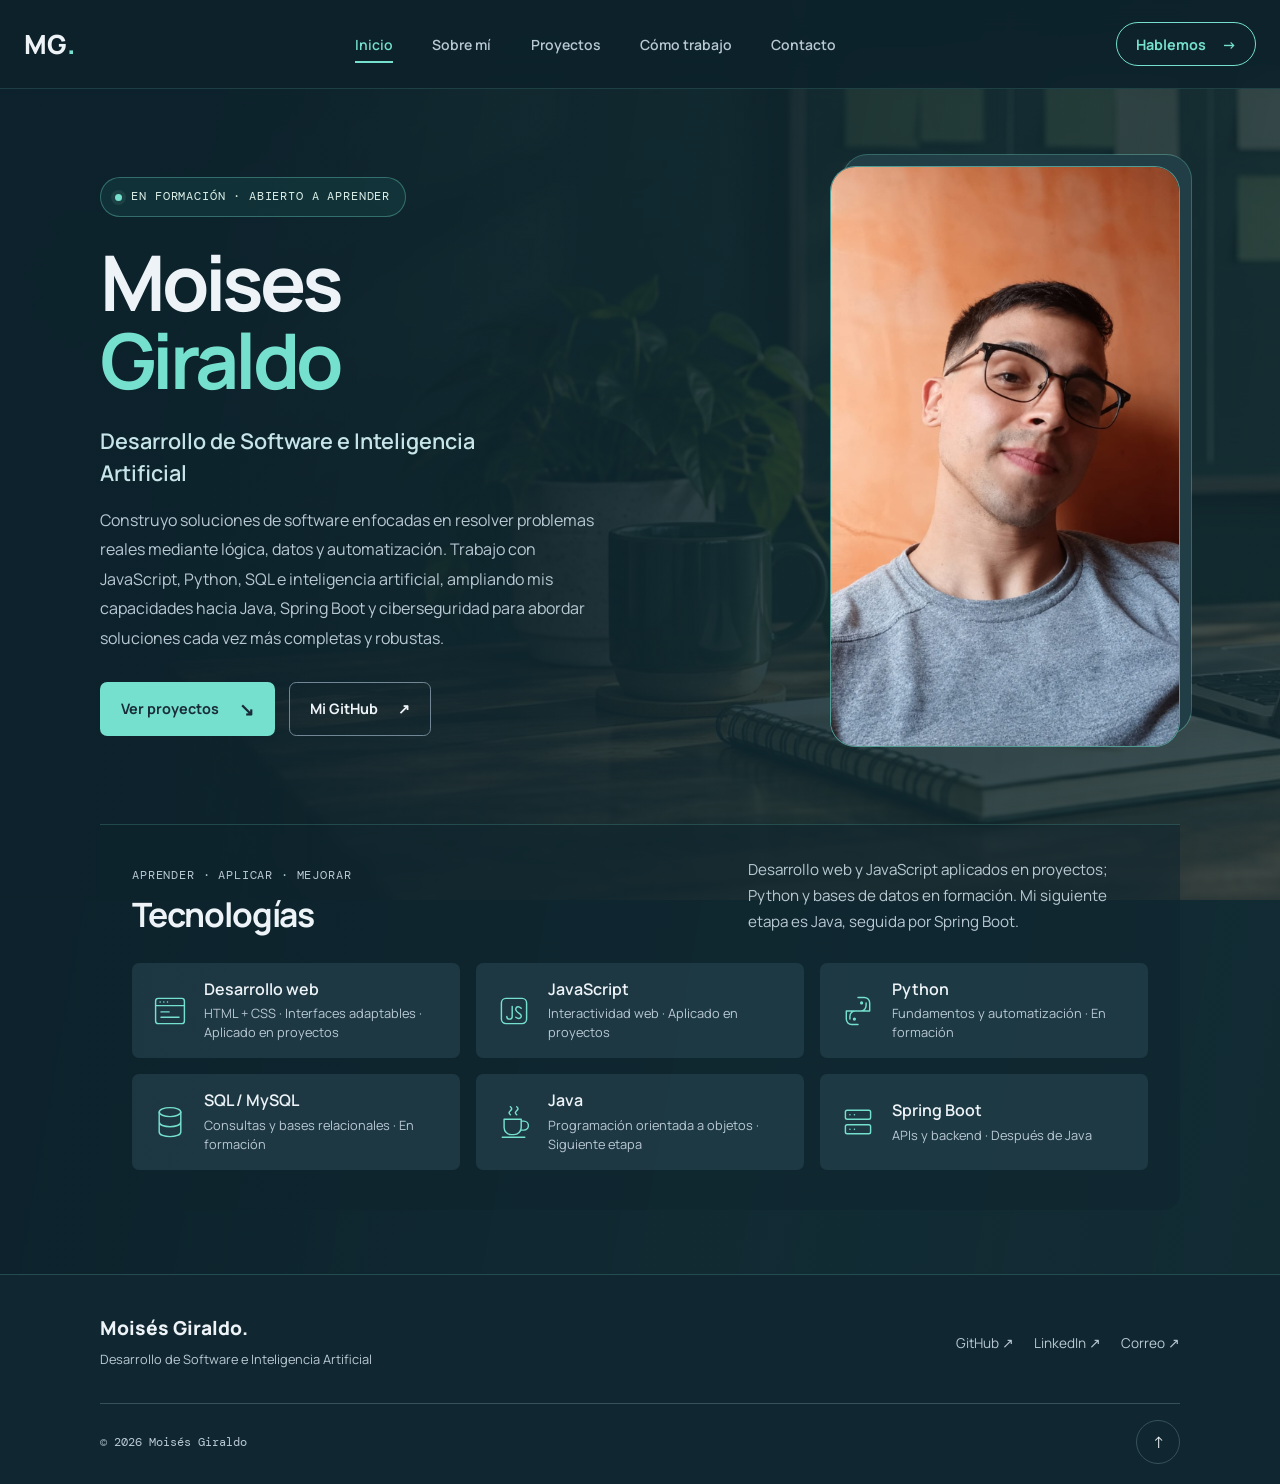
<file: index.html>
<!doctype html>
<html lang="es">
  <head>
    <meta charset="utf-8">
    <meta name="viewport" content="width=device-width, initial-scale=1">
    <meta name="theme-color" content="#192c3a">
    <meta name="description" content="Portafolio de Moises Giraldo, desarrollador de software e inteligencia artificial en formación.">
    <title>Moises Giraldo | Desarrollo de Software e IA</title>
    <link rel="stylesheet" href="css/styles.css">
    <link rel="stylesheet" href="css/inicio.css">
    <script src="js/app.js" defer></script>
    <link rel="stylesheet" href="css/visual.css">
  </head>
  <body>
    <a class="skip-link" href="#contenido">Saltar al contenido</a>
    <header class="site-header home-header">
      <div class="header-inner">
        <a class="wordmark" href="index.html" aria-label="Moisés Giraldo, ir al inicio">MG<span>.</span></a>
        <button class="menu-toggle" type="button" aria-expanded="false" aria-controls="site-nav" aria-label="Abrir menú">
          <span></span><span></span>
        </button>
        <nav class="site-nav" id="site-nav" aria-label="Navegación principal">
          <a href="index.html" aria-current="page">Inicio</a>
          <a href="sobre-mi.html">Sobre mí</a>
          <a href="proyectos.html">Proyectos</a>
          <a href="como-trabajo.html">Cómo trabajo</a>
          <a href="contacto.html">Contacto</a>
        </nav>
        <a class="header-cta" href="contacto.html">Hablemos <span aria-hidden="true">→</span></a>
      </div>
    </header>

    <main id="contenido" class="home-intro">
      <section class="hero section-wrap" id="inicio" aria-labelledby="hero-title">
        <div class="hero-copy">
          <p class="eyebrow"><span class="status-dot"></span> En formación · Abierto a aprender</p>
          <h1 id="hero-title">Moises<br><span>Giraldo</span></h1>
          <p class="hero-role">Desarrollo de Software e Inteligencia Artificial</p>
          <p class="hero-intro">Construyo soluciones de software enfocadas en resolver problemas reales mediante lógica, datos y automatización. Trabajo con JavaScript, Python, SQL e inteligencia artificial, ampliando mis capacidades hacia Java, Spring Boot y ciberseguridad para abordar soluciones cada vez más completas y robustas.</p>
          <div class="hero-actions">
            <a class="button button-primary" href="proyectos.html">Ver proyectos <span aria-hidden="true">↘</span></a>
            <a class="button button-secondary" href="https://github.com/ellmoi" target="_blank" rel="noopener noreferrer">Mi GitHub <span aria-hidden="true">↗</span></a>
          </div>
        </div>
        <div class="portrait">
          <img class="portrait-photo" src="assets/moises-portafolio.webp" alt="Retrato de Moisés Giraldo" fetchpriority="high" decoding="async">
        </div>
      </section>
      <section class="technologies section-wrap" id="tecnologias" aria-labelledby="technologies-title">
        <div class="technologies-heading">
          <div>
            <p class="eyebrow">Aprender · Aplicar · Mejorar</p>
            <h2 id="technologies-title">Tecnologías</h2>
          </div>
          <p>Desarrollo web y JavaScript aplicados en proyectos; Python y bases de datos en formación. Mi siguiente etapa es Java, seguida por Spring Boot.</p>
        </div>
        <ul class="skill-list" aria-label="Tecnologías y ruta de aprendizaje">
          <li>
            <svg class="technology-icon" viewBox="0 0 40 40" aria-hidden="true" focusable="false"><rect x="4" y="6" width="32" height="28" rx="3"/><path d="M4 14h32M9 10h.1m4 0h.1m4 0h.1M10 21h9m-9 6h20"/></svg>
            <div><h3>Desarrollo web</h3><p>HTML + CSS · Interfaces adaptables · Aplicado en proyectos</p></div>
          </li>
          <li>
            <svg class="technology-icon" viewBox="0 0 40 40" aria-hidden="true" focusable="false"><rect x="6" y="6" width="28" height="28" rx="5"/><path d="M18 15v11c0 4-6 4-6 0m16-9c-5-5-9 2-3 5s2 9-3 5"/></svg>
            <div><h3>JavaScript</h3><p>Interactividad web · Aplicado en proyectos</p></div>
          </li>
          <li>
            <svg class="technology-icon" viewBox="0 0 40 40" aria-hidden="true" focusable="false"><path d="M20 5h7a6 6 0 0 1 6 6v9H17a6 6 0 0 0-6 6v3M20 35h-7a6 6 0 0 1-6-6v-9h16a6 6 0 0 0 6-6v-3"/><circle cx="24" cy="11" r="1"/><circle cx="16" cy="29" r="1"/></svg>
            <div><h3>Python</h3><p>Fundamentos y automatización · En formación</p></div>
          </li>
          <li>
            <svg class="technology-icon" viewBox="0 0 40 40" aria-hidden="true" focusable="false"><ellipse cx="20" cy="9" rx="12" ry="5"/><path d="M8 9v22c0 7 24 7 24 0V9M8 20c0 7 24 7 24 0"/></svg>
            <div><h3>SQL / MySQL</h3><p>Consultas y bases relacionales · En formación</p></div>
          </li>
          <li>
            <svg class="technology-icon" viewBox="0 0 40 40" aria-hidden="true" focusable="false"><path d="M9 17h19v9a8 8 0 0 1-8 8h-3a8 8 0 0 1-8-8Zm19 2h3a5 5 0 0 1 0 10h-4M16 12c-5-4 5-5 0-9m7 9c-5-4 5-5 0-9M7 37h25"/></svg>
            <div><h3>Java</h3><p>Programación orientada a objetos · Siguiente etapa</p></div>
          </li>
          <li>
            <svg class="technology-icon" viewBox="0 0 40 40" aria-hidden="true" focusable="false"><rect x="6" y="7" width="28" height="10" rx="2"/><rect x="6" y="23" width="28" height="10" rx="2"/><path d="M11 12h.1M16 12h.1M11 28h.1M16 28h.1"/></svg>
            <div><h3>Spring Boot</h3><p>APIs y backend · Después de Java</p></div>
          </li>
        </ul>
      </section>
    </main>

    <footer class="site-footer">
      <div class="footer-inner">
        <div class="footer-top">
          <div><a class="footer-name" href="index.html">Moisés Giraldo<span aria-hidden="true">.</span></a><p>Desarrollo de Software e Inteligencia Artificial</p></div>
          <nav class="footer-links" aria-label="Perfiles y contacto">
            <a href="https://github.com/ellmoi" target="_blank" rel="noopener noreferrer">GitHub ↗</a>
            <a href="https://www.linkedin.com/in/moises-giraldo-7874b9283" target="_blank" rel="noopener noreferrer">LinkedIn ↗</a>
            <a href="mailto:moises10giraldo@gmail.com">Correo ↗</a>
          </nav>
        </div>
        <div class="footer-bottom"><span class="footer-copy">© <span id="year">2026</span> Moisés Giraldo</span><a class="back-top" href="index.html" aria-label="Volver al inicio">↑</a></div>
      </div>
    </footer>
  </body>
</html>
</file>
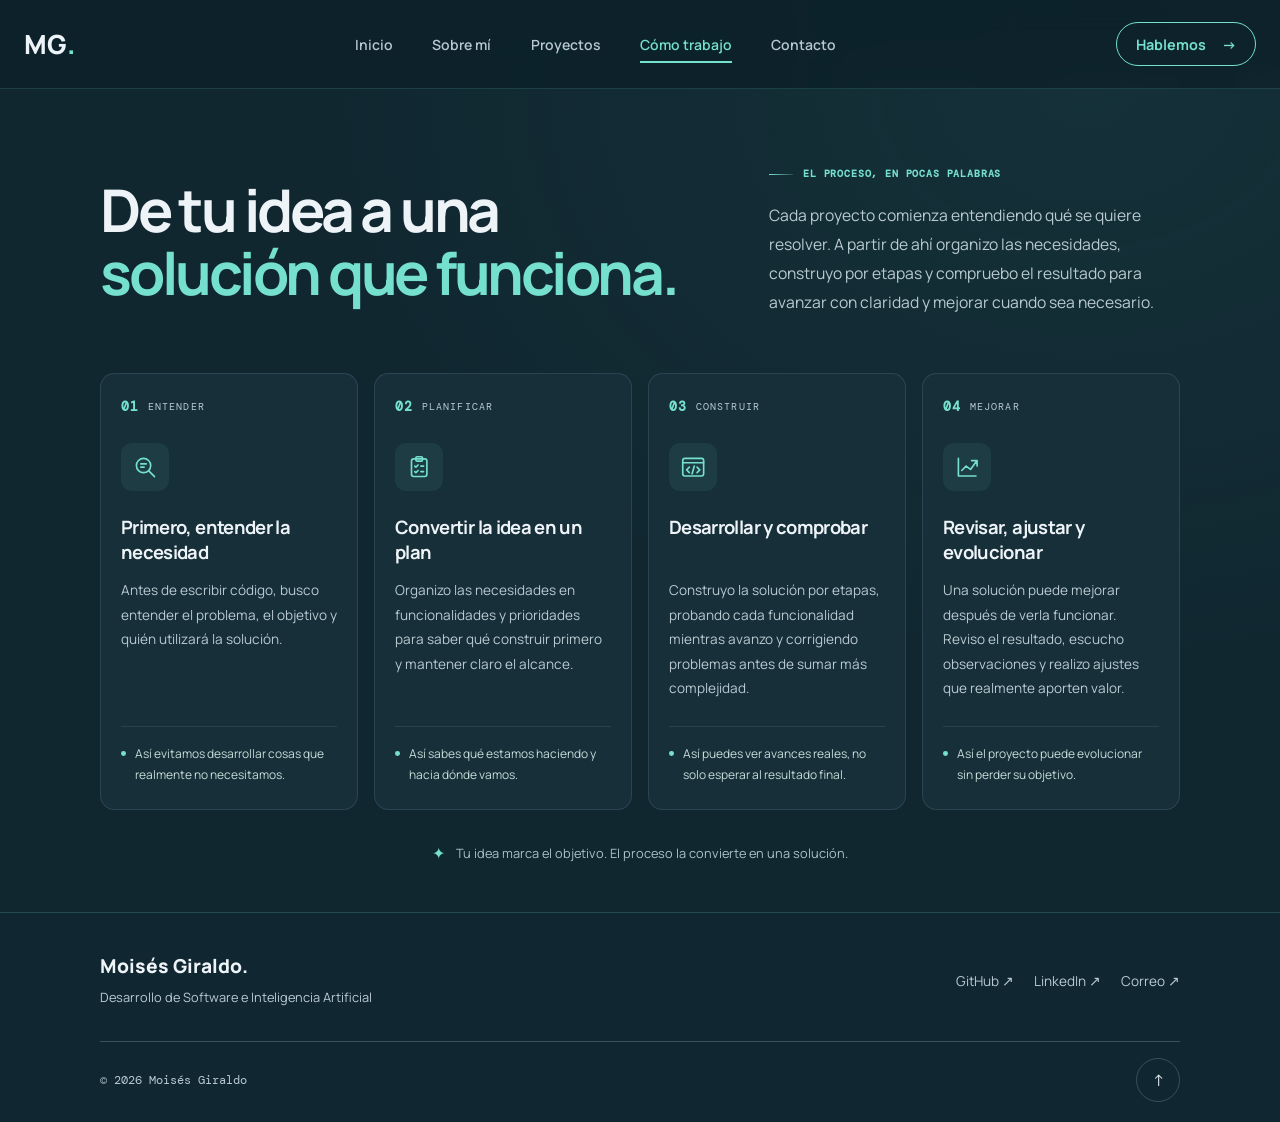
<file: como-trabajo.html>
<!doctype html>
<html lang="es">
  <head>
    <meta charset="utf-8">
    <meta name="viewport" content="width=device-width, initial-scale=1">
    <meta name="theme-color" content="#192c3a">
    <meta name="description" content="Así aborda Moisés Giraldo los problemas y el aprendizaje en sus proyectos.">
    <title>Cómo trabajo | Moisés Giraldo</title>
    <link rel="stylesheet" href="css/styles.css">
    <script src="js/app.js" defer></script>
    <link rel="stylesheet" href="css/visual.css">
    <link rel="stylesheet" href="css/proceso.css">
  </head>
  <body>
    <a class="skip-link" href="#contenido">Saltar al contenido</a>
    <header class="site-header">
      <div class="header-inner">
        <a class="wordmark" href="index.html" aria-label="Moisés Giraldo, ir al inicio">MG<span>.</span></a>
        <button class="menu-toggle" type="button" aria-expanded="false" aria-controls="site-nav" aria-label="Abrir menú"><span></span><span></span></button>
        <nav class="site-nav" id="site-nav" aria-label="Navegación principal">
          <a href="index.html">Inicio</a><a href="sobre-mi.html">Sobre mí</a>
          <a href="proyectos.html">Proyectos</a>
          <a href="como-trabajo.html" aria-current="page">Cómo trabajo</a><a href="contacto.html">Contacto</a>
        </nav>
        <a class="header-cta" href="contacto.html">Hablemos <span aria-hidden="true">→</span></a>
      </div>
    </header>
    <main id="contenido" class="process-main">
      <section class="process-page section-wrap" aria-labelledby="process-title">
        <div class="process-header">
          <h1 id="process-title" class="process-title">De tu idea a una<br><span>solución que funciona.</span></h1>
          <div class="process-intro">
            <p class="process-kicker"><span class="process-kicker-line"></span> EL PROCESO, EN POCAS PALABRAS</p>
            <p class="process-summary">Cada proyecto comienza entendiendo qué se quiere resolver. A partir de ahí organizo las necesidades, construyo por etapas y compruebo el resultado para avanzar con claridad y mejorar cuando sea necesario.</p>
            <div class="process-dots" aria-hidden="true">
              <span></span><span></span><span></span><span></span>
            </div>
          </div>
        </div>

        <div class="process-grid" aria-label="Proceso de trabajo">
          <article class="process-card">
            <div class="process-card-head">
              <span class="process-index">01</span>
              <span class="process-label">ENTENDER</span>
            </div>
            <div class="process-icon process-icon-search" aria-hidden="true">
              <svg viewBox="0 0 24 24" aria-hidden="true" focusable="false"><circle cx="10.5" cy="10.5" r="6.5"></circle><path d="m15.5 15.5 5 5M8 9h5M8 12h3"></path></svg>
            </div>
            <h2>Primero, entender la necesidad</h2>
            <p>Antes de escribir código, busco entender el problema, el objetivo y quién utilizará la solución.</p>
            <div class="process-accent">
              <span class="process-bullet"></span>
              <p>Así evitamos desarrollar cosas que realmente no necesitamos.</p>
            </div>
          </article>

          <article class="process-card">
            <div class="process-card-head">
              <span class="process-index">02</span>
              <span class="process-label">PLANIFICAR</span>
            </div>
            <div class="process-icon process-icon-plan" aria-hidden="true">
              <svg viewBox="0 0 24 24" aria-hidden="true" focusable="false"><rect x="5" y="4.5" width="14" height="16" rx="2"></rect><rect x="9" y="2.5" width="6" height="4" rx="1"></rect><path d="m8 11 1 1 2-2M13.5 11h2.5m-8 5 1 1 2-2m2.5 1H16"></path></svg>
            </div>
            <h2>Convertir la idea en un plan</h2>
            <p>Organizo las necesidades en funcionalidades y prioridades para saber qué construir primero y mantener claro el alcance.</p>
            <div class="process-accent">
              <span class="process-bullet"></span>
              <p>Así sabes qué estamos haciendo y hacia dónde vamos.</p>
            </div>
          </article>

          <article class="process-card">
            <div class="process-card-head">
              <span class="process-index">03</span>
              <span class="process-label">CONSTRUIR</span>
            </div>
            <div class="process-icon process-icon-build" aria-hidden="true">
              <svg viewBox="0 0 24 24" aria-hidden="true" focusable="false"><rect x="2.5" y="4" width="19" height="16" rx="2"></rect><path d="M2.5 8h19m-13 4-2.5 2.5L8.5 17m7-5 2.5 2.5-2.5 2.5m-2.5-6-2 7"></path></svg>
            </div>
            <h2>Desarrollar y comprobar</h2>
            <p>Construyo la solución por etapas, probando cada funcionalidad mientras avanzo y corrigiendo problemas antes de sumar más complejidad.</p>
            <div class="process-accent">
              <span class="process-bullet"></span>
              <p>Así puedes ver avances reales, no solo esperar al resultado final.</p>
            </div>
          </article>

          <article class="process-card">
            <div class="process-card-head">
              <span class="process-index">04</span>
              <span class="process-label">MEJORAR</span>
            </div>
            <div class="process-icon process-icon-improve" aria-hidden="true">
              <svg viewBox="0 0 24 24" aria-hidden="true" focusable="false"><path d="M4 4v16h16M7 15l4-4 4 3 6-8M16 6h5v5"></path></svg>
            </div>
            <h2>Revisar, ajustar y evolucionar</h2>
            <p>Una solución puede mejorar después de verla funcionar. Reviso el resultado, escucho observaciones y realizo ajustes que realmente aporten valor.</p>
            <div class="process-accent">
              <span class="process-bullet"></span>
              <p>Así el proyecto puede evolucionar sin perder su objetivo.</p>
            </div>
          </article>
        </div>

        <div class="process-footer">
          <span class="process-footer-icon">✦</span>
          <p>Tu idea marca el objetivo. El proceso la convierte en una solución.</p>
        </div>
      </section>
    </main>
    <footer class="site-footer">
      <div class="footer-inner">
        <div class="footer-top">
          <div><a class="footer-name" href="index.html">Moisés Giraldo<span aria-hidden="true">.</span></a><p>Desarrollo de Software e Inteligencia Artificial</p></div>
          <nav class="footer-links" aria-label="Perfiles y contacto">
            <a href="https://github.com/ellmoi" target="_blank" rel="noopener noreferrer">GitHub ↗</a>
            <a href="https://www.linkedin.com/in/moises-giraldo-7874b9283" target="_blank" rel="noopener noreferrer">LinkedIn ↗</a>
            <a href="mailto:moises10giraldo@gmail.com">Correo ↗</a>
          </nav>
        </div>
        <div class="footer-bottom"><span class="footer-copy">© <span id="year">2026</span> Moisés Giraldo</span><a class="back-top" href="index.html" aria-label="Volver al inicio">↑</a></div>
      </div>
    </footer>
  </body>
</html>
</file>
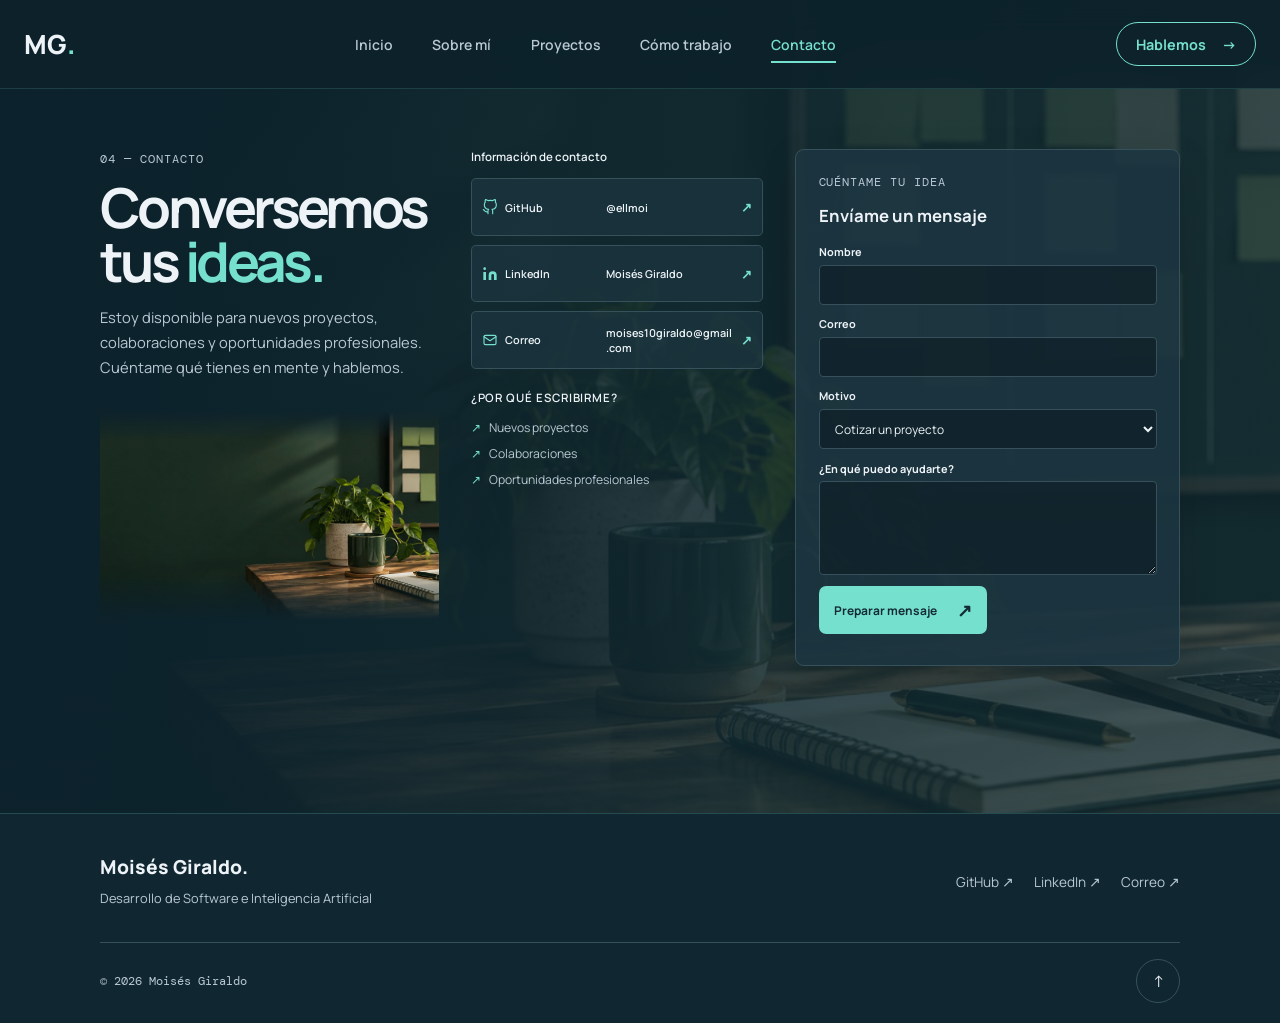
<file: contacto.html>
<!doctype html>
<html lang="es">
  <head>
    <meta charset="utf-8">
    <meta name="viewport" content="width=device-width, initial-scale=1">
    <meta name="theme-color" content="#192c3a">
    <meta name="description" content="Canales de contacto de Moisés Giraldo.">
    <title>Contacto | Moisés Giraldo</title>
    <link rel="stylesheet" href="css/styles.css">
    <script src="js/app.js" defer></script>
    <script src="js/contacto.js" defer></script>
    <link rel="stylesheet" href="css/visual.css">
  </head>
  <body>
    <a class="skip-link" href="#contenido">Saltar al contenido</a>
    <header class="site-header">
      <div class="header-inner">
        <a class="wordmark" href="index.html" aria-label="Moisés Giraldo, ir al inicio">MG<span>.</span></a>
        <button class="menu-toggle" type="button" aria-expanded="false" aria-controls="site-nav" aria-label="Abrir menú"><span></span><span></span></button>
        <nav class="site-nav" id="site-nav" aria-label="Navegación principal">
          <a href="index.html">Inicio</a><a href="sobre-mi.html">Sobre mí</a>
          <a href="proyectos.html">Proyectos</a>
          <a href="como-trabajo.html">Cómo trabajo</a><a href="contacto.html" aria-current="page">Contacto</a>
        </nav>
        <a class="header-cta" href="contacto.html">Hablemos <span aria-hidden="true">→</span></a>
      </div>
    </header>
    <main id="contenido" class="contact-page">
      <div class="contact-page-layout">
        <section class="contact-intro" aria-labelledby="page-title">
          <p class="eyebrow">04 — Contacto</p>
          <h1 id="page-title">Conversemos<br>tus <span>ideas.</span></h1>
          <p>Estoy disponible para nuevos proyectos, colaboraciones y oportunidades profesionales. Cuéntame qué tienes en mente y hablemos.</p>
          <div class="contact-artwork" aria-hidden="true"><img src="assets/proceso-scrum.jpg" alt="" loading="eager" decoding="async"></div>
        </section>
        <section class="contact-channels" aria-labelledby="contact-title">
          <h2 id="contact-title" class="contact-small-heading">Información de contacto</h2>
          <div class="contact-list" aria-label="Perfil profesional">
            <a class="contact-row" href="https://github.com/ellmoi" target="_blank" rel="noopener noreferrer"><span class="contact-label"><svg class="contact-icon" viewBox="0 0 24 24" aria-hidden="true"><path d="M9 19c-5 1.5-5-2.5-7-3m14 6v-3.87a3.37 3.37 0 0 0-.94-2.61c3.14-.35 6.44-1.54 6.44-7A5.44 5.44 0 0 0 20 4.77 5.07 5.07 0 0 0 19.91 1S18.73.65 16 2.48a13.38 13.38 0 0 0-7 0C6.27.65 5.09 1 5.09 1A5.07 5.07 0 0 0 5 4.77a5.44 5.44 0 0 0-1.5 3.78c0 5.42 3.3 6.61 6.44 7A3.37 3.37 0 0 0 9 18.13V22"/></svg>GitHub</span><span>@ellmoi</span><span aria-hidden="true">↗</span></a>
            <a class="contact-row" href="https://www.linkedin.com/in/moises-giraldo-7874b9283" target="_blank" rel="noopener noreferrer"><span class="contact-label"><svg class="contact-icon" viewBox="0 0 24 24" aria-hidden="true"><path d="M16 8a6 6 0 0 1 6 6v7h-4v-7a2 2 0 0 0-4 0v7h-4v-7a6 6 0 0 1 6-6ZM2 9h4v12H2z"/><circle cx="4" cy="4" r="2"/></svg>LinkedIn</span><span>Moisés Giraldo</span><span aria-hidden="true">↗</span></a>
            <a class="contact-row" href="mailto:moises10giraldo@gmail.com"><span class="contact-label"><svg class="contact-icon" viewBox="0 0 24 24" aria-hidden="true"><rect x="3" y="5" width="18" height="14" rx="2"/><path d="m3 7 9 6 9-6"/></svg>Correo</span><span>moises10giraldo@gmail.com</span><span aria-hidden="true">↗</span></a>
          </div>
          <div class="contact-reasons">
            <p class="eyebrow">¿Por qué escribirme?</p>
            <ul><li>Nuevos proyectos</li><li>Colaboraciones</li><li>Oportunidades profesionales</li></ul>
          </div>
        </section>
        <section class="contact-form-panel" aria-labelledby="contact-form-title">
          <div class="contact-form-heading">
            <p class="eyebrow">Cuéntame tu idea</p>
            <h2 id="contact-form-title">Envíame un mensaje</h2>
          </div>
          <form class="contact-form" id="contact-form" action="mailto:moises10giraldo@gmail.com" method="post" enctype="text/plain">
          <div class="contact-field">
            <label for="contact-name">Nombre</label>
            <input id="contact-name" name="name" type="text" autocomplete="name" required>
          </div>
          <div class="contact-field">
            <label for="contact-email">Correo</label>
            <input id="contact-email" name="email" type="email" autocomplete="email" required>
          </div>
          <div class="contact-field">
            <label for="contact-reason">Motivo</label>
            <select id="contact-reason" name="reason" required>
              <option value="Cotización de proyecto">Cotizar un proyecto</option>
              <option value="Solicitud de contacto">Quiero que me contacten</option>
              <option value="Consulta general">Consulta general</option>
            </select>
          </div>
          <div class="contact-field contact-field-message">
            <label for="contact-message">¿En qué puedo ayudarte?</label>
            <textarea id="contact-message" name="message" rows="4" minlength="10" required></textarea>
          </div>
          <div class="contact-form-actions">
            <button class="button button-primary" type="submit">Preparar mensaje <span aria-hidden="true">↗</span></button>
            <p id="contact-form-status" class="contact-form-status" role="status" aria-live="polite"></p>
          </div>
          </form>
        </section>
      </div>
    </main>
    <footer class="site-footer">
      <div class="footer-inner">
        <div class="footer-top">
          <div><a class="footer-name" href="index.html">Moisés Giraldo<span aria-hidden="true">.</span></a><p>Desarrollo de Software e Inteligencia Artificial</p></div>
          <nav class="footer-links" aria-label="Perfiles y contacto">
            <a href="https://github.com/ellmoi" target="_blank" rel="noopener noreferrer">GitHub ↗</a>
            <a href="https://www.linkedin.com/in/moises-giraldo-7874b9283" target="_blank" rel="noopener noreferrer">LinkedIn ↗</a>
            <a href="mailto:moises10giraldo@gmail.com">Correo ↗</a>
          </nav>
        </div>
        <div class="footer-bottom"><span class="footer-copy">© <span id="year">2026</span> Moisés Giraldo</span><a class="back-top" href="index.html" aria-label="Volver al inicio">↑</a></div>
      </div>
    </footer>
  </body>
</html>
</file>
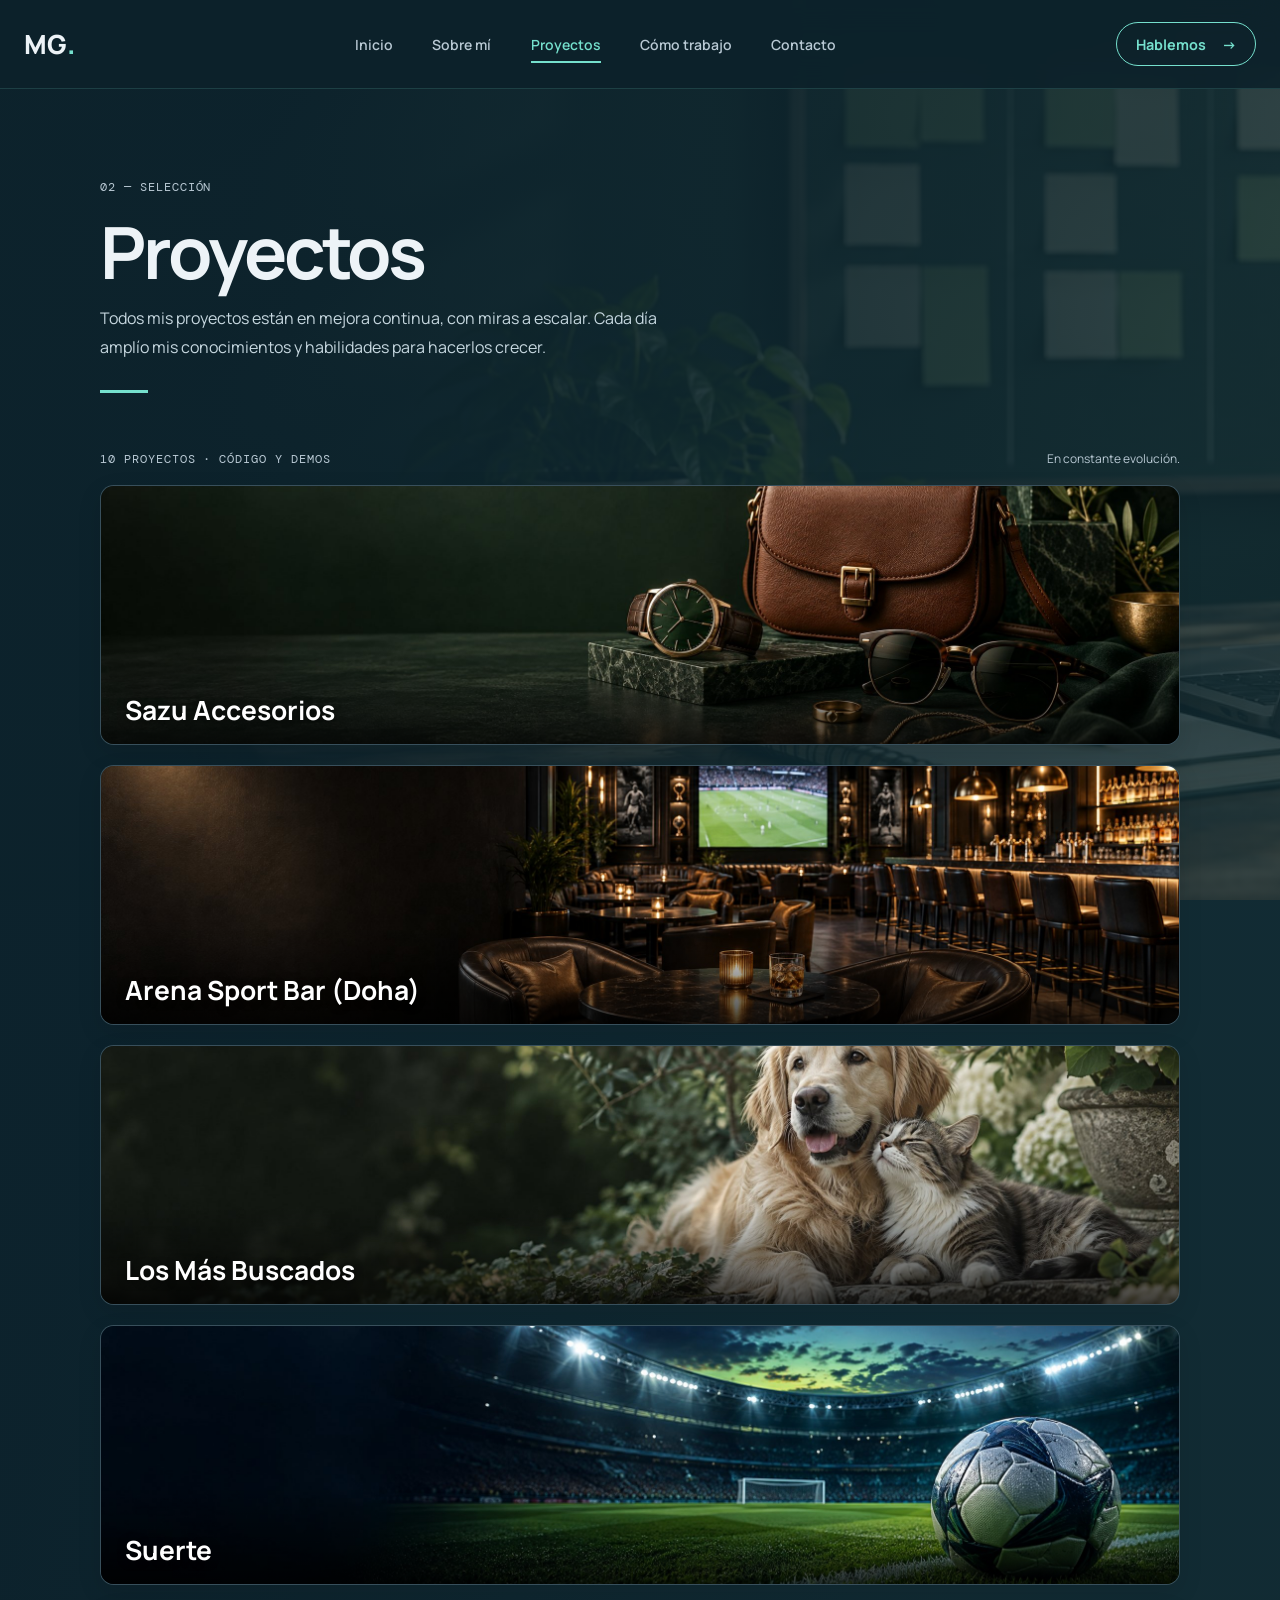
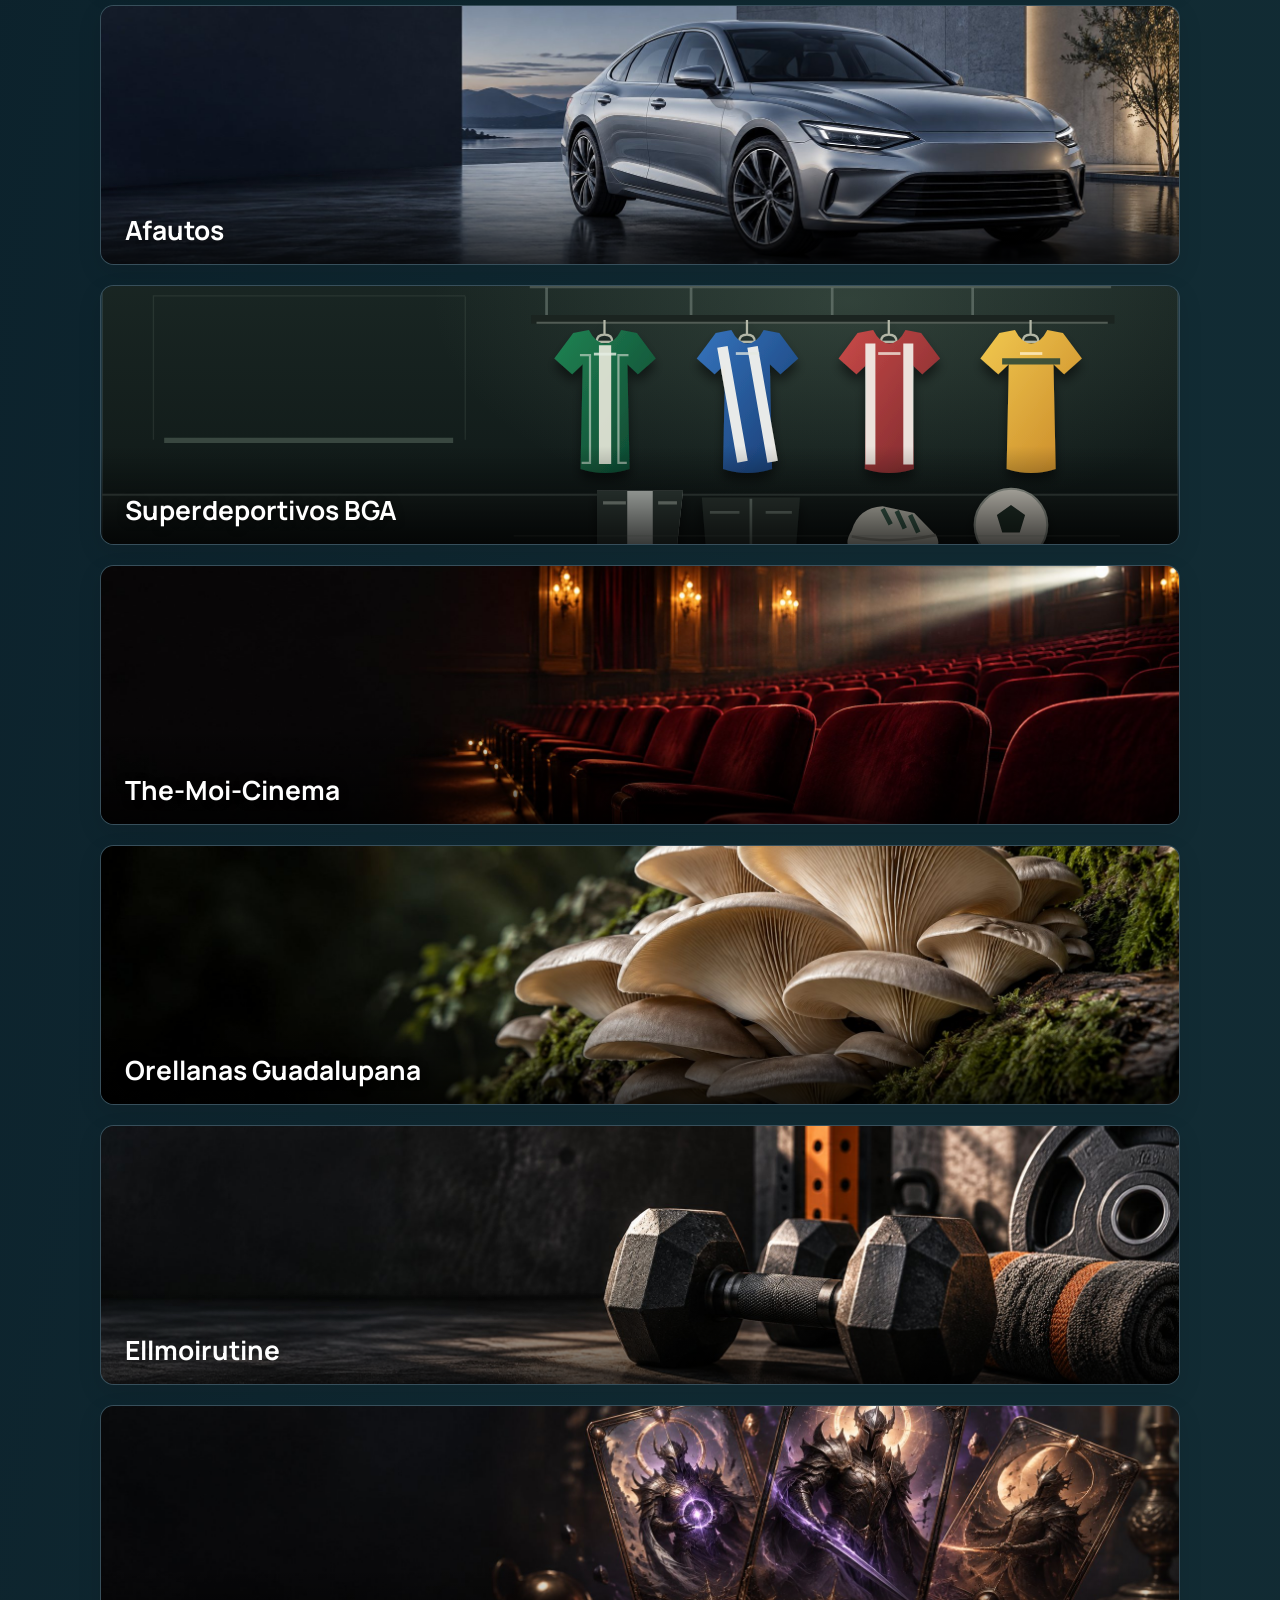
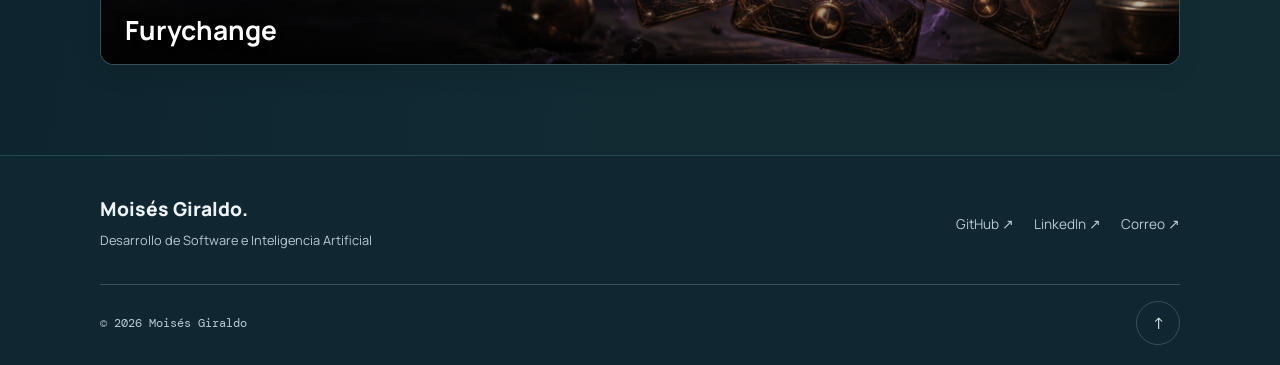
<file: proyectos.html>
<!doctype html>
<html lang="es">
  <head>
    <meta charset="utf-8">
    <meta name="viewport" content="width=device-width, initial-scale=1">
    <meta name="theme-color" content="#192c3a">
    <meta name="description" content="Proyectos y repositorios de Moisés Giraldo, desarrollador de software e inteligencia artificial en formación.">
    <title>Proyectos | Moisés Giraldo</title>
    <link rel="stylesheet" href="css/styles.css">
    <script src="js/app.js" defer></script>
    <link rel="stylesheet" href="css/visual.css">
  </head>
  <body>
    <a class="skip-link" href="#contenido">Saltar al contenido</a>
    <header class="site-header">
      <div class="header-inner">
        <a class="wordmark" href="index.html" aria-label="Moisés Giraldo, ir al inicio">MG<span>.</span></a>
        <button class="menu-toggle" type="button" aria-expanded="false" aria-controls="site-nav" aria-label="Abrir menú"><span></span><span></span></button>
        <nav class="site-nav" id="site-nav" aria-label="Navegación principal">
          <a href="index.html">Inicio</a><a href="sobre-mi.html">Sobre mí</a>
          <a href="proyectos.html" aria-current="page">Proyectos</a>
          <a href="como-trabajo.html">Cómo trabajo</a><a href="contacto.html">Contacto</a>
        </nav>
        <a class="header-cta" href="contacto.html">Hablemos <span aria-hidden="true">→</span></a>
      </div>
    </header>
    <main id="contenido">
      <section class="page-intro section-wrap" aria-labelledby="page-title">
        <p class="eyebrow">02 — Selección</p>
        <h1 class="page-title" id="page-title">Proyectos</h1>
        <p class="page-description">Todos mis proyectos están en mejora continua, con miras a escalar. Cada día amplío mis conocimientos y habilidades para hacerlos crecer.</p>
      </section>
      <section class="repository-gallery section-wrap" id="proyectos" aria-label="Todos los proyectos">
        <div class="repository-gallery-heading"><p class="eyebrow">10 proyectos · Código y demos</p><p>En constante evolución.</p></div>
        <div class="repository-cover-list">
          <article class="repository-cover" data-project="sazu" data-project-page="https://ellmoi.github.io/sazu-accesorios/" data-project-repository="https://github.com/ellmoi/sazu-accesorios">
            <a class="repository-cover-link" href="proyecto.html?proyecto=sazu" aria-labelledby="title-sazu">
              <img class="repository-cover-image" src="assets/portada-sazu.jpg" alt="" width="1600" height="540" loading="eager" decoding="async">
              <div class="repository-cover-content"><span class="repository-index">01 / PROYECTO</span><h2 id="title-sazu">Sazu Accesorios</h2><p>Tienda de accesorios · Demostración sin pagos reales</p><ul class="repository-tech" aria-label="Tecnologías utilizadas"><li>HTML</li><li>CSS</li><li>JavaScript</li></ul><span class="repository-open">Ver proyecto <span aria-hidden="true">↗</span></span></div>
            </a>
          </article>
          <article class="repository-cover" data-project="arena" data-project-page="https://ellmoi.github.io/ArenaEspotsBar/" data-project-repository="https://github.com/ellmoi/ArenaEspotsBar">
            <a class="repository-cover-link" href="proyecto.html?proyecto=arena" aria-labelledby="title-arena">
              <img class="repository-cover-image" src="assets/portada-arena.jpg" alt="" width="1600" height="540" loading="lazy" decoding="async">
              <div class="repository-cover-content"><span class="repository-index">02 / PROYECTO</span><h2 id="title-arena">Arena Sport Bar (Doha)</h2><p>Deporte, comida y bebidas</p><ul class="repository-tech" aria-label="Tecnologías utilizadas"><li>HTML</li><li>CSS</li><li>JavaScript</li></ul><span class="repository-open">Ver proyecto <span aria-hidden="true">↗</span></span></div>
            </a>
          </article>
          <article class="repository-cover" data-project="buscados" data-project-page="https://ellmoi.github.io/Los-mas-buscados/" data-project-repository="https://github.com/ellmoi/Los-mas-buscados">
            <a class="repository-cover-link" href="proyecto.html?proyecto=buscados" aria-labelledby="title-buscados">
              <img class="repository-cover-image" src="assets/portada-buscados.jpg" alt="" width="1600" height="540" loading="lazy" decoding="async">
              <div class="repository-cover-content"><span class="repository-index">03 / PROYECTO</span><h2 id="title-buscados">Los Más Buscados</h2><p>Comunidad e información sobre animales</p><ul class="repository-tech" aria-label="Tecnologías utilizadas"><li>HTML</li><li>JavaScript</li></ul><span class="repository-open">Ver proyecto <span aria-hidden="true">↗</span></span></div>
            </a>
          </article>
          <article class="repository-cover" data-project="suerte" data-project-page="https://ellmoi.github.io/suerte/" data-project-repository="https://github.com/ellmoi/suerte">
            <a class="repository-cover-link" href="proyecto.html?proyecto=suerte" aria-labelledby="title-suerte">
              <img class="repository-cover-image" src="assets/portada-suerte.jpg" alt="" width="1600" height="540" loading="lazy" decoding="async">
              <div class="repository-cover-content"><span class="repository-index">04 / PROYECTO</span><h2 id="title-suerte">Suerte</h2><p>Plataforma deportiva · Apuestas y premios ficticios</p><ul class="repository-tech" aria-label="Tecnologías utilizadas"><li>HTML</li><li>CSS</li><li>JavaScript</li></ul><span class="repository-open">Ver proyecto <span aria-hidden="true">↗</span></span></div>
            </a>
          </article>
          <article class="repository-cover" data-project="afautos" data-project-repository="https://github.com/ellmoi/Afautos">
            <a class="repository-cover-link" href="proyecto.html?proyecto=afautos" aria-labelledby="title-afautos">
              <img class="repository-cover-image" src="assets/portada-afautos.jpg" alt="" width="1600" height="540" loading="lazy" decoding="async">
              <div class="repository-cover-content"><span class="repository-index">05 / PROYECTO</span><h2 id="title-afautos">Afautos</h2><p>Repositorio de proyecto</p><span class="repository-open">Ver proyecto <span aria-hidden="true">↗</span></span></div>
            </a>
          </article>
          <article class="repository-cover" data-project="superdeportivos" data-project-page="https://ellmoi.github.io/SuperDeportivosBGA/" data-project-repository="https://github.com/ellmoi/SuperDeportivosBGA">
            <a class="repository-cover-link" href="proyecto.html?proyecto=superdeportivos" aria-labelledby="title-superdeportivos">
              <img class="repository-cover-image" src="assets/portada-superdeportivos.svg" alt="" width="1600" height="540" loading="lazy" decoding="async">
              <div class="repository-cover-content"><span class="repository-index">06 / PROYECTO</span><h2 id="title-superdeportivos">Superdeportivos BGA</h2><p>Demo en revisión</p><span class="repository-open">Ver proyecto <span aria-hidden="true">↗</span></span></div>
            </a>
          </article>
          <article class="repository-cover" data-project="cinema" data-project-page="https://ellmoi.github.io/Cartelera-Proyect-moises-giraldo/?view=home" data-project-repository="https://github.com/ellmoi/Cartelera-Proyect-moises-giraldo.git">
            <a class="repository-cover-link" href="proyecto.html?proyecto=cinema" aria-labelledby="title-cinema">
              <img class="repository-cover-image" src="assets/portada-cinema.jpg" alt="" width="1600" height="540" loading="lazy" decoding="async">
              <div class="repository-cover-content"><span class="repository-index">07 / PROYECTO</span><h2 id="title-cinema">The-Moi-Cinema</h2><p>Repositorio de proyecto</p><span class="repository-open">Ver proyecto <span aria-hidden="true">↗</span></span></div>
            </a>
          </article>
          <article class="repository-cover" data-project="orellanas" data-project-page="https://ellmoi.github.io/orellanas-guadalupana/" data-project-repository="https://github.com/ellmoi/orellanas-guadalupana">
            <a class="repository-cover-link" href="proyecto.html?proyecto=orellanas" aria-labelledby="title-orellanas">
              <img class="repository-cover-image" src="assets/portada-orellanas.jpg" alt="" width="1600" height="540" loading="lazy" decoding="async">
              <div class="repository-cover-content"><span class="repository-index">08 / PROYECTO</span><h2 id="title-orellanas">Orellanas Guadalupana</h2><p>Repositorio de proyecto</p><span class="repository-open">Ver proyecto <span aria-hidden="true">↗</span></span></div>
            </a>
          </article>
          <article class="repository-cover" data-project="rutina" data-project-repository="https://github.com/ellmoi/rutina-profesional-de-calidad.git">
            <a class="repository-cover-link" href="proyecto.html?proyecto=rutina" aria-labelledby="title-rutina">
              <img class="repository-cover-image" src="assets/portada-rutina.jpg" alt="" width="1600" height="540" loading="lazy" decoding="async">
              <div class="repository-cover-content"><span class="repository-index">09 / PROYECTO</span><h2 id="title-rutina">Ellmoirutine</h2><p>Repositorio de proyecto</p><span class="repository-open">Ver proyecto <span aria-hidden="true">↗</span></span></div>
            </a>
          </article>
          <article class="repository-cover" data-project="furychange" data-project-page="https://ellmoi.github.io/combate-de-cartas-moises/" data-project-repository="https://github.com/ellmoi/combate-de-cartas-moises">
            <a class="repository-cover-link" href="proyecto.html?proyecto=furychange" aria-labelledby="title-furychange">
              <img class="repository-cover-image" src="assets/portada-furychange.jpg" alt="" width="1600" height="540" loading="lazy" decoding="async">
              <div class="repository-cover-content"><span class="repository-index">10 / PROYECTO</span><h2 id="title-furychange">Furychange</h2><p>Repositorio de proyecto</p><span class="repository-open">Ver proyecto <span aria-hidden="true">↗</span></span></div>
            </a>
          </article>
        </div>
      </section>
    </main>
    <footer class="site-footer">
      <div class="footer-inner">
        <div class="footer-top">
          <div><a class="footer-name" href="index.html">Moisés Giraldo<span aria-hidden="true">.</span></a><p>Desarrollo de Software e Inteligencia Artificial</p></div>
          <nav class="footer-links" aria-label="Perfiles y contacto">
            <a href="https://github.com/ellmoi" target="_blank" rel="noopener noreferrer">GitHub ↗</a>
            <a href="https://www.linkedin.com/in/moises-giraldo-7874b9283" target="_blank" rel="noopener noreferrer">LinkedIn ↗</a>
            <a href="mailto:moises10giraldo@gmail.com">Correo ↗</a>
          </nav>
        </div>
        <div class="footer-bottom"><span class="footer-copy">© <span id="year">2026</span> Moisés Giraldo</span><a class="back-top" href="index.html" aria-label="Volver al inicio">↑</a></div>
      </div>
    </footer>
  </body>
</html>
</file>
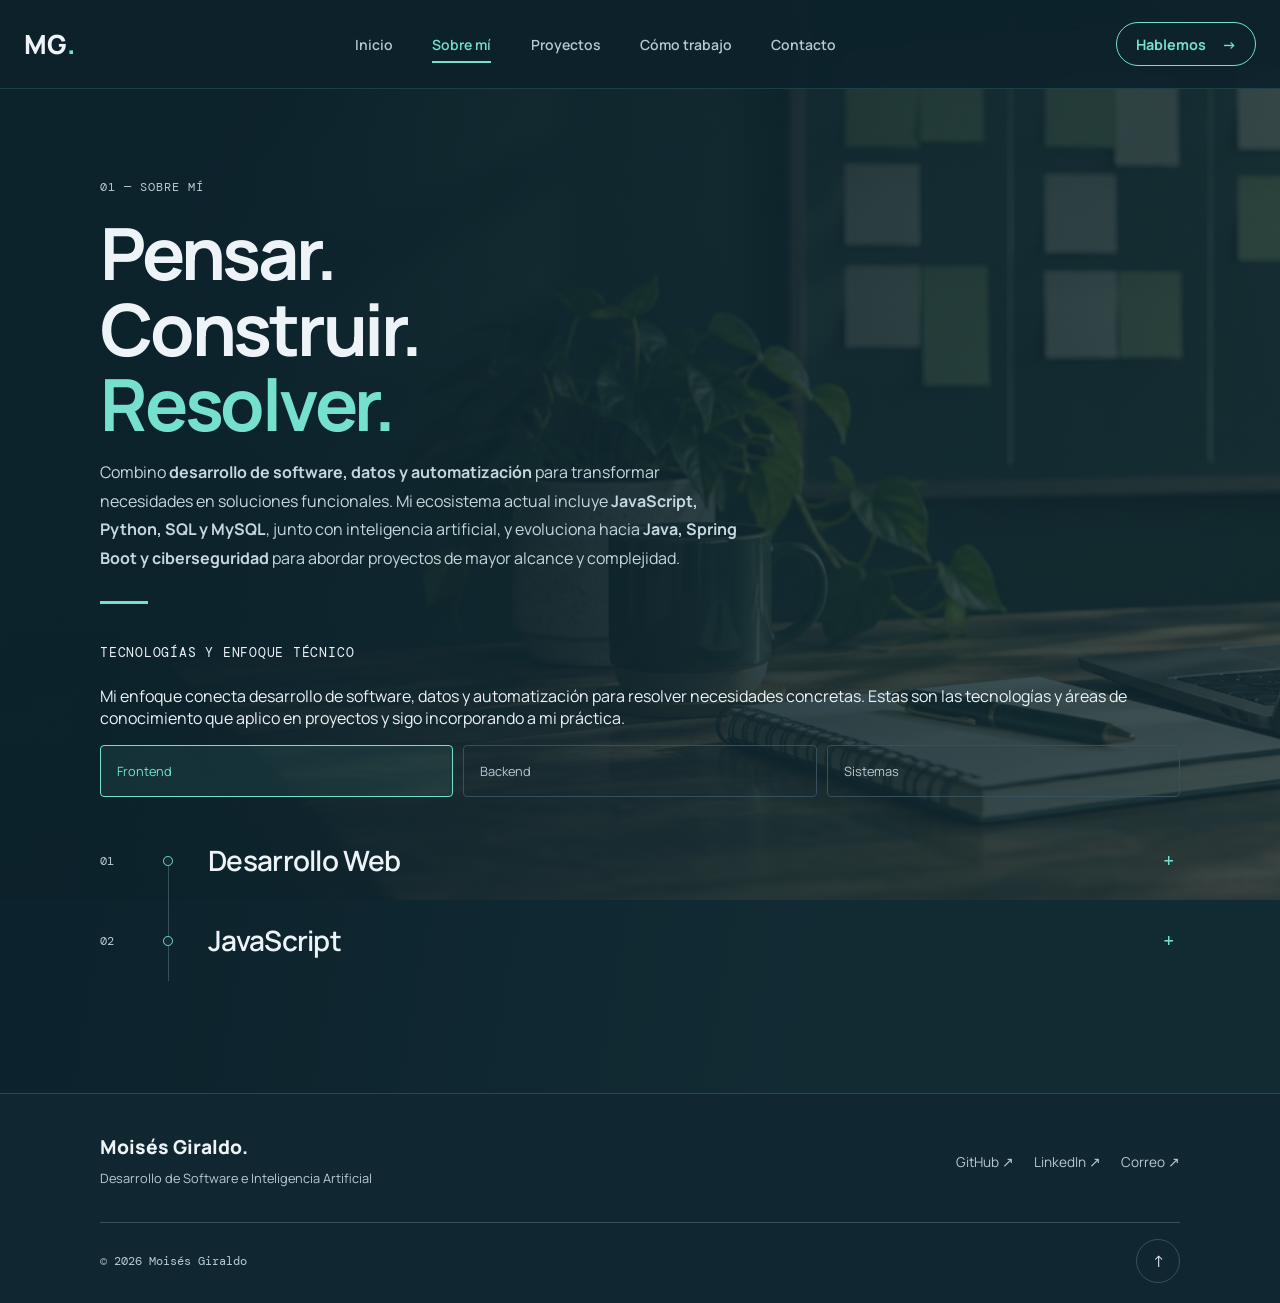
<file: sobre-mi.html>
<!doctype html>
<html lang="es">
  <head>
    <meta charset="utf-8">
    <meta name="viewport" content="width=device-width, initial-scale=1">
    <meta name="theme-color" content="#192c3a">
    <meta name="description" content="Conoce el enfoque y los intereses de Moisés Giraldo en desarrollo de software e inteligencia artificial.">
    <title>Sobre mí | Moisés Giraldo</title>
    <link rel="stylesheet" href="css/styles.css">
    <script src="js/app.js" defer></script>
    <link rel="stylesheet" href="css/visual.css">
    <link rel="stylesheet" href="css/ruta.css">
    <script src="js/ruta.js" defer></script>
  </head>
  <body>
    <a class="skip-link" href="#contenido">Saltar al contenido</a>
    <header class="site-header">
      <div class="header-inner">
        <a class="wordmark" href="index.html" aria-label="Moisés Giraldo, ir al inicio">MG<span>.</span></a>
        <button class="menu-toggle" type="button" aria-expanded="false" aria-controls="site-nav" aria-label="Abrir menú"><span></span><span></span></button>
        <nav class="site-nav" id="site-nav" aria-label="Navegación principal">
          <a href="index.html">Inicio</a><a href="sobre-mi.html" aria-current="page">Sobre mí</a>
          <a href="proyectos.html">Proyectos</a>
          <a href="como-trabajo.html">Cómo trabajo</a><a href="contacto.html">Contacto</a>
        </nav>
        <a class="header-cta" href="contacto.html">Hablemos <span aria-hidden="true">→</span></a>
      </div>
    </header>
    <main id="contenido" class="learning-page">
      <section class="page-intro section-wrap" aria-labelledby="page-title">
        <p class="eyebrow">01 — Sobre mí</p>
        <h1 class="page-title" id="page-title">Pensar.<br>Construir.<br><span>Resolver.</span></h1>
        <p class="page-description">Combino <strong>desarrollo de software, datos y automatización</strong> para transformar necesidades en soluciones funcionales. Mi ecosistema actual incluye <strong>JavaScript, Python, SQL y MySQL</strong>, junto con inteligencia artificial, y evoluciona hacia <strong>Java, Spring Boot y ciberseguridad</strong> para abordar proyectos de mayor alcance y complejidad.</p>
      </section>
      <section class="learning-route section-wrap page-content" aria-labelledby="about-title">
        <div class="route-heading"><h2 id="about-title">Tecnologías y enfoque técnico</h2></div>
        <p class="route-intro">Mi enfoque conecta desarrollo de software, datos y automatización para resolver necesidades concretas. Estas son las tecnologías y áreas de conocimiento que aplico en proyectos y sigo incorporando a mi práctica.</p>
        <div class="route-category-menu" role="tablist" aria-label="Áreas técnicas">
          <button class="route-category-tab" id="route-tab-frontend" type="button" role="tab" aria-selected="true" aria-controls="route-panel" tabindex="0" data-route-category="frontend">Frontend</button>
          <button class="route-category-tab" id="route-tab-backend" type="button" role="tab" aria-selected="false" aria-controls="route-panel" tabindex="-1" data-route-category="backend">Backend</button>
          <button class="route-category-tab" id="route-tab-sistemas" type="button" role="tab" aria-selected="false" aria-controls="route-panel" tabindex="-1" data-route-category="sistemas">Sistemas</button>
        </div>
        <div class="route-panel" id="route-panel" role="tabpanel" aria-labelledby="route-tab-frontend" tabindex="0">
        <ol class="route-track">
          <li class="route-stop" data-route-category="frontend">
            <details class="route-node" id="ruta-web" name="learning-route">
              <summary aria-controls="detail-web"><span class="route-number">01</span><span class="route-dot" aria-hidden="true"></span><span class="route-name">Desarrollo Web</span><span class="route-expand" aria-hidden="true">+</span></summary>
              <div class="route-detail" id="detail-web">

                <p class="route-status">Aplicado en proyectos</p>
                <p class="route-description">Desarrollo de interfaces con HTML semántico, CSS adaptable y criterios de accesibilidad.</p>
                <ul class="route-topics"><li>HTML</li><li>CSS</li><li>Responsive Design</li><li>Semántica HTML</li><li>Accesibilidad</li><li>Interfaces web</li></ul>

                <div class="route-relations" aria-label="Áreas relacionadas"><a href="#ruta-javascript" data-route-target="ruta-javascript">Desarrollo Web → JavaScript</a></div>

              </div>
            </details>
          </li>
          <li class="route-stop" data-route-category="frontend">
            <details class="route-node" id="ruta-javascript" name="learning-route">
              <summary aria-controls="detail-javascript"><span class="route-number">02</span><span class="route-dot" aria-hidden="true"></span><span class="route-name">JavaScript</span><span class="route-expand" aria-hidden="true">+</span></summary>
              <div class="route-detail" id="detail-javascript">

                <p class="route-status">Aplicado en proyectos</p>
                <p class="route-description">Interactividad y lógica del navegador para dar comportamiento a las interfaces.</p>
                <ul class="route-topics"><li>Fundamentos</li><li>Lógica</li><li>DOM</li><li>Eventos</li><li>Módulos</li><li>APIs</li><li>JSON · Formato e intercambio de datos</li><li>localStorage · Persistencia en el navegador</li></ul>



              </div>
            </details>
          </li>
          <li class="route-stop" data-route-category="backend">
            <details class="route-node" id="ruta-python" name="learning-route">
              <summary aria-controls="detail-python"><span class="route-number">03</span><span class="route-dot" aria-hidden="true"></span><span class="route-name">Python</span><span class="route-expand" aria-hidden="true">+</span></summary>
              <div class="route-detail" id="detail-python">

                <p class="route-status">En formación</p>
                <p class="route-description">Fundamentos de programación para resolver problemas y automatizar tareas.</p>
                <ul class="route-topics"><li>Fundamentos</li><li>Estructuras de datos</li><li>Funciones</li><li>POO</li><li>Manejo de archivos</li><li>Automatización</li><li>Resolución de problemas</li></ul>

                <div class="route-relations" aria-label="Áreas relacionadas"><a href="#ruta-ia" data-route-target="ruta-ia">Python → Python + IA</a></div>

              </div>
            </details>
          </li>
          <li class="route-stop" data-route-category="backend">
            <details class="route-node" id="ruta-datos" name="learning-route">
              <summary aria-controls="detail-datos"><span class="route-number">04</span><span class="route-dot" aria-hidden="true"></span><span class="route-name">Bases de Datos</span><span class="route-expand" aria-hidden="true">+</span></summary>
              <div class="route-detail" id="detail-datos">

                <p class="route-status">En formación</p>
                <p class="route-description">Organización y consulta de datos relacionales con SQL y MySQL.</p>
                <ul class="route-topics"><li>Modelado de datos</li><li>Consultas SQL</li><li>MySQL</li><li>Relaciones</li><li>CRUD</li><li>JOIN</li><li>GROUP BY</li></ul>

                <div class="route-relations" aria-label="Áreas relacionadas"><a href="#ruta-python" data-route-target="ruta-python">Bases de Datos → Python</a><a href="#ruta-spring" data-route-target="ruta-spring">Bases de Datos → Spring Boot</a></div>

              </div>
            </details>
          </li>
          <li class="route-stop" data-route-category="backend">
            <details class="route-node" id="ruta-ia" name="learning-route">
              <summary aria-controls="detail-ia"><span class="route-number">05</span><span class="route-dot" aria-hidden="true"></span><span class="route-name">Python + IA</span><span class="route-expand" aria-hidden="true">+</span></summary>
              <div class="route-detail" id="detail-ia">
                <p class="route-status">En formación</p>
                <p class="route-description">Exploración de fundamentos de inteligencia artificial y del uso de Python para trabajar con datos e integrar modelos en aplicaciones.</p>
                <ul class="route-topics"><li>Python aplicado</li><li>Manejo de datos</li><li>Fundamentos de Inteligencia Artificial</li><li>Modelos</li><li>Integración de IA en aplicaciones</li></ul>

                <div class="route-relations" aria-label="Áreas relacionadas"><a href="#ruta-python" data-route-target="ruta-python">Conecta con Python</a></div>

              </div>
            </details>
          </li>
          <li class="route-stop" data-route-category="backend">
            <details class="route-node" id="ruta-java" name="learning-route">
              <summary aria-controls="detail-java"><span class="route-number">06</span><span class="route-dot" aria-hidden="true"></span><span class="route-name">Java</span><span class="route-expand" aria-hidden="true">+</span></summary>
              <div class="route-detail" id="detail-java">
                <p class="route-status">Siguiente etapa</p>
                <p class="route-description">Próxima etapa de estudio: programación orientada a objetos y desarrollo de aplicaciones con Java.</p>
                <ul class="route-topics"><li>Fundamentos</li><li>Sintaxis</li><li>POO</li><li>Estructuras</li><li>Aplicaciones</li></ul>

                <div class="route-relations" aria-label="Áreas relacionadas"><a href="#ruta-spring" data-route-target="ruta-spring">Java → Spring Boot</a></div>

              </div>
            </details>
          </li>
          <li class="route-stop" data-route-category="backend">
            <details class="route-node" id="ruta-spring" name="learning-route">
              <summary aria-controls="detail-spring"><span class="route-number">07</span><span class="route-dot" aria-hidden="true"></span><span class="route-name">Spring Boot</span><span class="route-expand" aria-hidden="true">+</span></summary>
              <div class="route-detail" id="detail-spring">
                <p class="route-status">Después de Java</p>
                <p class="route-description">Objetivo posterior a Java: aplicar Spring Boot al desarrollo backend y a la creación de APIs REST.</p>
                <ul class="route-topics"><li>Fundamentos de Spring Boot</li><li>Arquitectura por capas</li><li>APIs REST</li><li>Controladores</li><li>Servicios</li><li>Repositorios</li><li>Inyección de dependencias</li><li>Spring Data JPA</li><li>Conexión con bases de datos</li><li>CRUD</li><li>Peticiones HTTP</li></ul>

                <div class="route-relations" aria-label="Áreas relacionadas"><a href="#ruta-java" data-route-target="ruta-java">Java → Spring Boot</a><a href="#ruta-datos" data-route-target="ruta-datos">Conecta con Bases de Datos</a></div>

              </div>
            </details>
          </li>
          <li class="route-stop" data-route-category="sistemas">
            <details class="route-node" id="ruta-sistemas" name="learning-route">
              <summary aria-controls="detail-sistemas"><span class="route-number">08</span><span class="route-dot" aria-hidden="true"></span><span class="route-name">Sistemas</span><span class="route-expand" aria-hidden="true">+</span></summary>
              <div class="route-detail" id="detail-sistemas">

                <p class="route-status">Área de aprendizaje</p>
                <p class="route-description">Fundamentos de sistemas operativos, línea de comandos, archivos y permisos.</p>
                <ul class="route-topics"><li>Linux</li><li>Windows</li><li>CLI</li><li>Sistema de archivos</li><li>Permisos</li><li>Instalación y configuración</li><li>Troubleshooting básico</li></ul>

                <div class="route-relations" aria-label="Áreas relacionadas"><a href="#ruta-seguridad" data-route-target="ruta-seguridad">Sistemas → Ciberseguridad</a></div>

              </div>
            </details>
          </li>
          <li class="route-stop" data-route-category="sistemas">
            <details class="route-node" id="ruta-herramientas" name="learning-route">
              <summary aria-controls="detail-herramientas"><span class="route-number">09</span><span class="route-dot" aria-hidden="true"></span><span class="route-name">Herramientas</span><span class="route-expand" aria-hidden="true">+</span></summary>
              <div class="route-detail" id="detail-herramientas">

                <p class="route-status">Uso transversal</p>
                <p class="route-description">Herramientas de control de versiones y colaboración que acompañan el desarrollo de proyectos.</p>
                <ul class="route-topics"><li>Git</li><li>GitHub</li><li>Control de versiones</li><li>Ramas</li><li>Repositorios</li><li>Colaboración</li><li>Conventional Commits</li></ul>
                <p class="route-relation-note">↔ Herramientas transversales a toda la ruta.</p>


              </div>
            </details>
          </li>
          <li class="route-stop" data-route-category="sistemas">
            <details class="route-node" id="ruta-seguridad" name="learning-route">
              <summary aria-controls="detail-seguridad"><span class="route-number">10</span><span class="route-dot" aria-hidden="true"></span><span class="route-name">Ciberseguridad</span><span class="route-expand" aria-hidden="true">+</span></summary>
              <div class="route-detail" id="detail-seguridad">
                <p class="route-status">Interés en formación</p>
                <p class="route-description">Área que estoy empezando a explorar. Los temas siguientes son objetivos de aprendizaje, no competencias que doy por dominadas.</p>



                <ol class="cyber-route" aria-label="Ruta de aprendizaje en ciberseguridad"><li><details class="cyber-node" name="cyber-route"><summary><span class="route-number">01</span><span>Fundamentos TI</span><span class="route-expand" aria-hidden="true">+</span></summary><ul class="route-topics"><li>Hardware</li><li>Conectividad</li><li>Troubleshooting</li><li>Fundamentos de redes</li></ul></details></li><li><details class="cyber-node" name="cyber-route"><summary><span class="route-number">02</span><span>Sistemas</span><span class="route-expand" aria-hidden="true">+</span></summary><ul class="route-topics"><li>Linux</li><li>Windows</li><li>CLI</li><li>Archivos</li><li>Permisos</li><li>Configuración</li><li>Hardening</li></ul></details></li><li><details class="cyber-node" name="cyber-route"><summary><span class="route-number">03</span><span>Redes</span><span class="route-expand" aria-hidden="true">+</span></summary><ul class="route-topics"><li>TCP/IP</li><li>Modelo OSI</li><li>Subnetting</li><li>DNS</li><li>DHCP</li><li>Puertos</li><li>Protocolos</li><li>VPN</li><li>VLAN</li><li>Routing</li><li>Nmap</li><li>Wireshark</li></ul></details></li><li><details class="cyber-node" name="cyber-route"><summary><span class="route-number">04</span><span>Fundamentos de seguridad</span><span class="route-expand" aria-hidden="true">+</span></summary><ul class="route-topics"><li>CIA Triad</li><li>Autenticación</li><li>Autorización</li><li>MFA / 2FA</li><li>Criptografía</li><li>Zero Trust</li><li>Firewalls</li><li>IDS / IPS</li><li>Gestión de vulnerabilidades</li></ul></details></li><li><details class="cyber-node" name="cyber-route"><summary><span class="route-number">05</span><span>Seguridad ofensiva y defensiva</span><span class="route-expand" aria-hidden="true">+</span></summary><ul class="route-topics"><li>OWASP</li><li>Reconocimiento</li><li>Vulnerabilidades</li><li>Pentesting</li><li>Hardening</li><li>Threat Hunting</li><li>Incident Response</li><li>SIEM</li><li>Logs</li></ul></details></li><li><details class="cyber-node" name="cyber-route"><summary><span class="route-number">06</span><span>Cloud Security</span><span class="route-expand" aria-hidden="true">+</span></summary><ul class="route-topics"><li>SaaS</li><li>PaaS</li><li>IaaS</li><li>AWS</li><li>Azure</li><li>GCP</li><li>Seguridad Cloud</li><li>Almacenamiento</li><li>Conceptos de despliegue</li></ul></details></li><li><details class="cyber-node" name="cyber-route"><summary><span class="route-number">07</span><span>Práctica</span><span class="route-expand" aria-hidden="true">+</span></summary><ul class="route-topics"><li>CTFs</li><li>Hack The Box</li><li>TryHackMe</li><li>picoCTF</li><li>Laboratorios</li></ul></details></li></ol>
              </div>
            </details>
          </li>
        </ol>
        </div>
      </section>
    </main>
    <footer class="site-footer">
      <div class="footer-inner">
        <div class="footer-top">
          <div><a class="footer-name" href="index.html">Moisés Giraldo<span aria-hidden="true">.</span></a><p>Desarrollo de Software e Inteligencia Artificial</p></div>
          <nav class="footer-links" aria-label="Perfiles y contacto">
            <a href="https://github.com/ellmoi" target="_blank" rel="noopener noreferrer">GitHub ↗</a>
            <a href="https://www.linkedin.com/in/moises-giraldo-7874b9283" target="_blank" rel="noopener noreferrer">LinkedIn ↗</a>
            <a href="mailto:moises10giraldo@gmail.com">Correo ↗</a>
          </nav>
        </div>
        <div class="footer-bottom"><span class="footer-copy">© <span id="year">2026</span> Moisés Giraldo</span><a class="back-top" href="index.html" aria-label="Volver al inicio">↑</a></div>
      </div>
    </footer>
  </body>
</html>
</file>
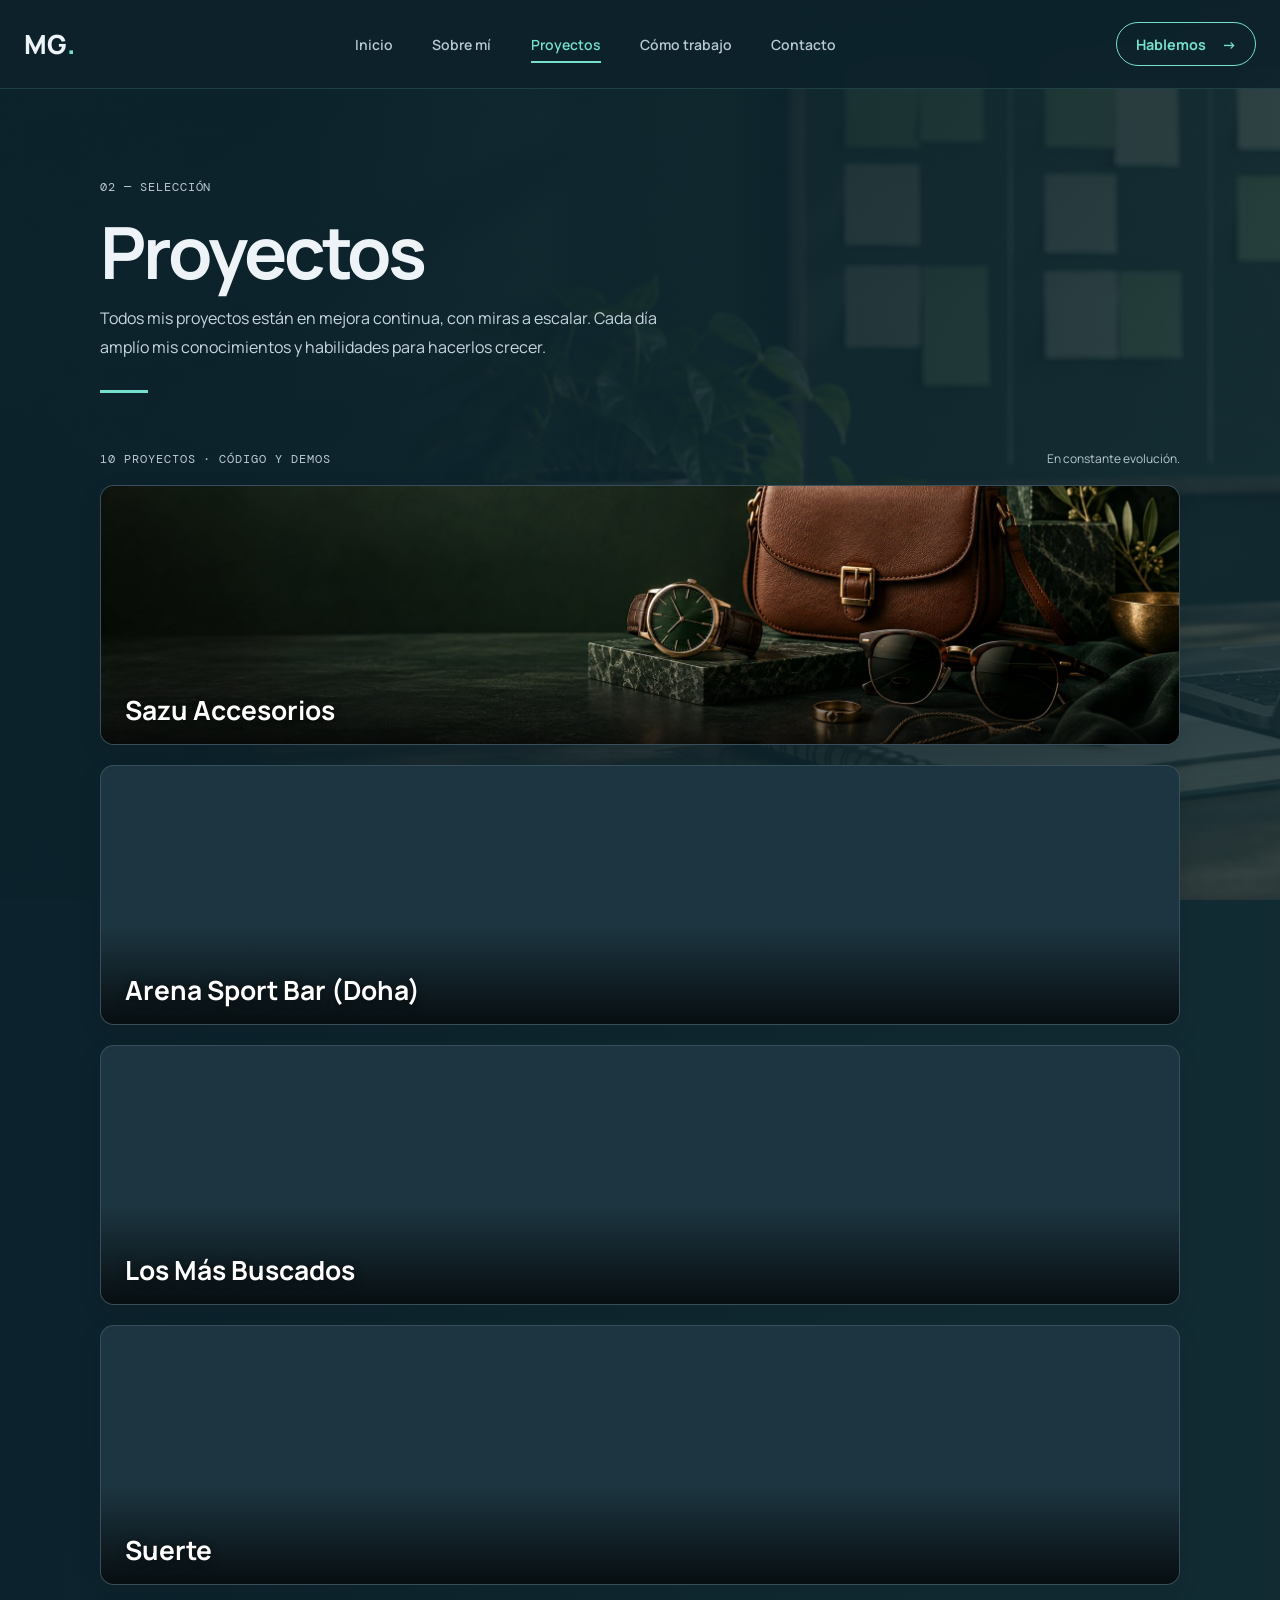
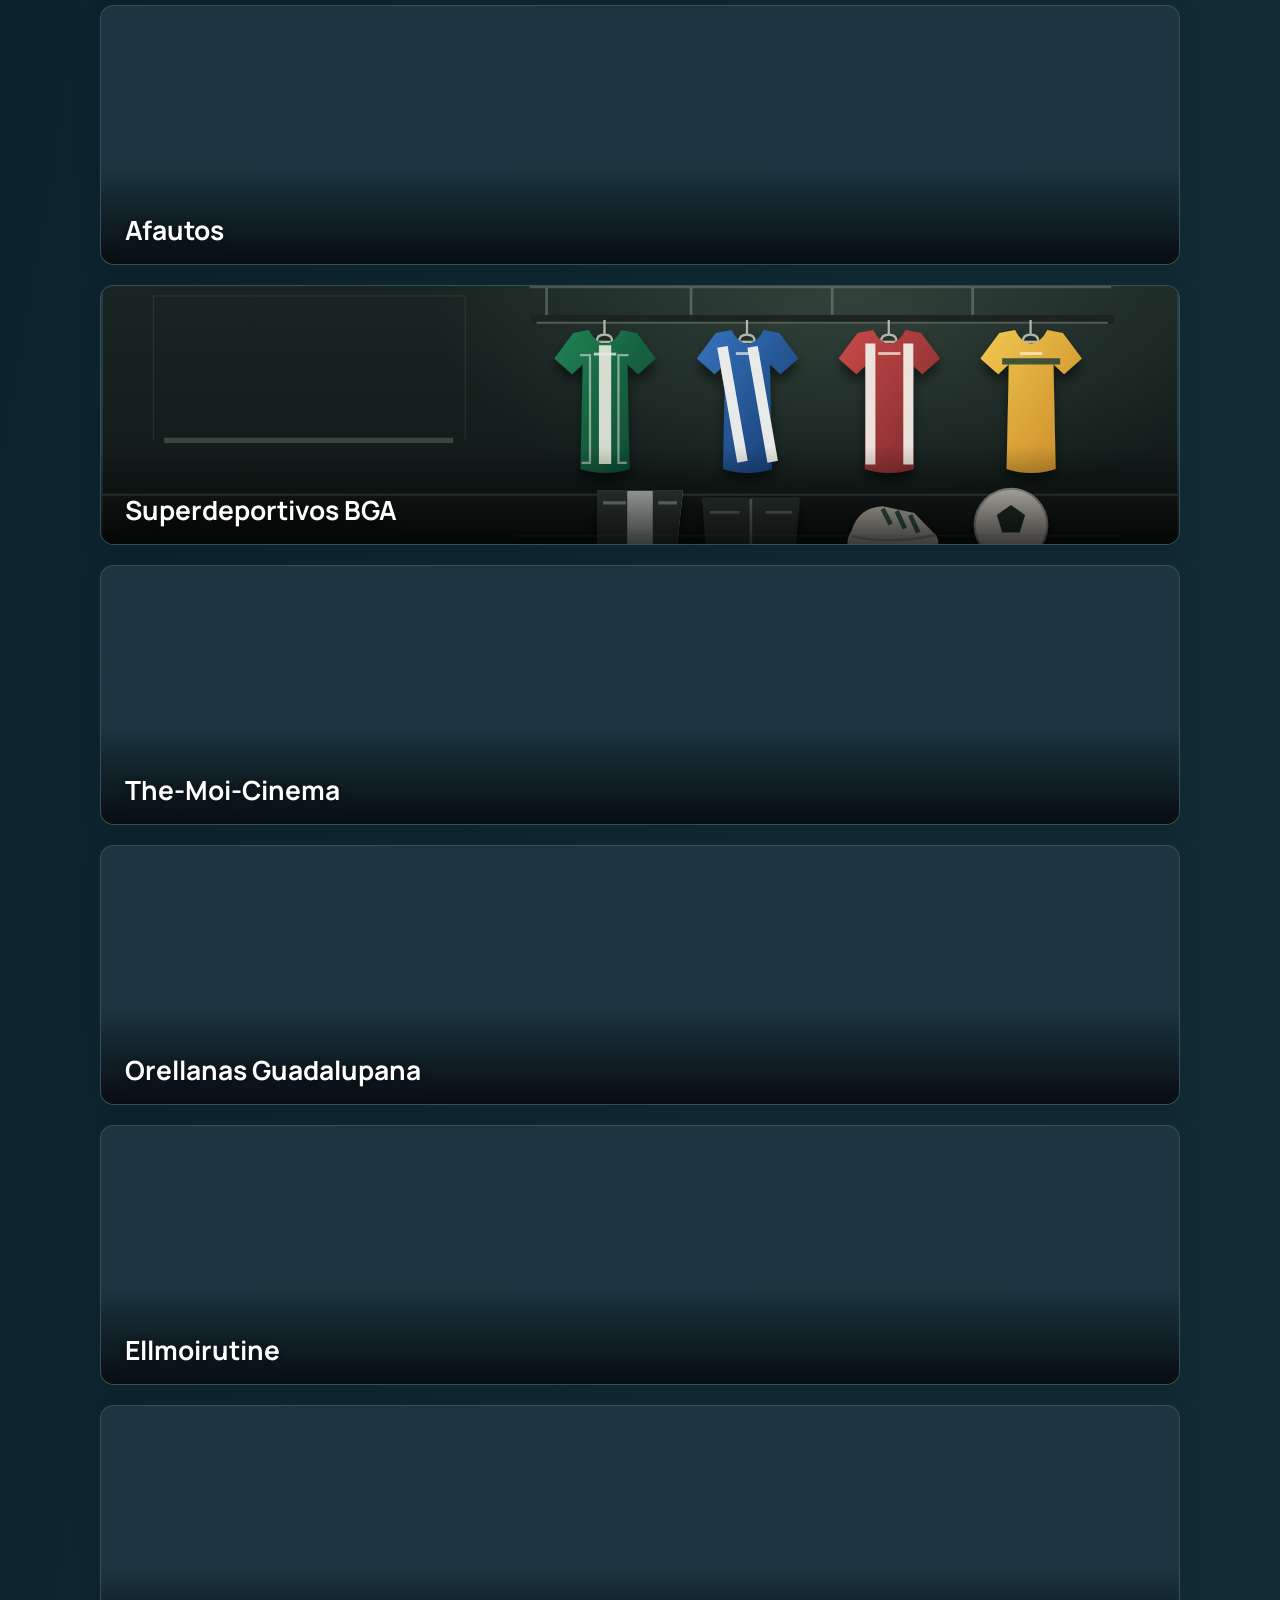
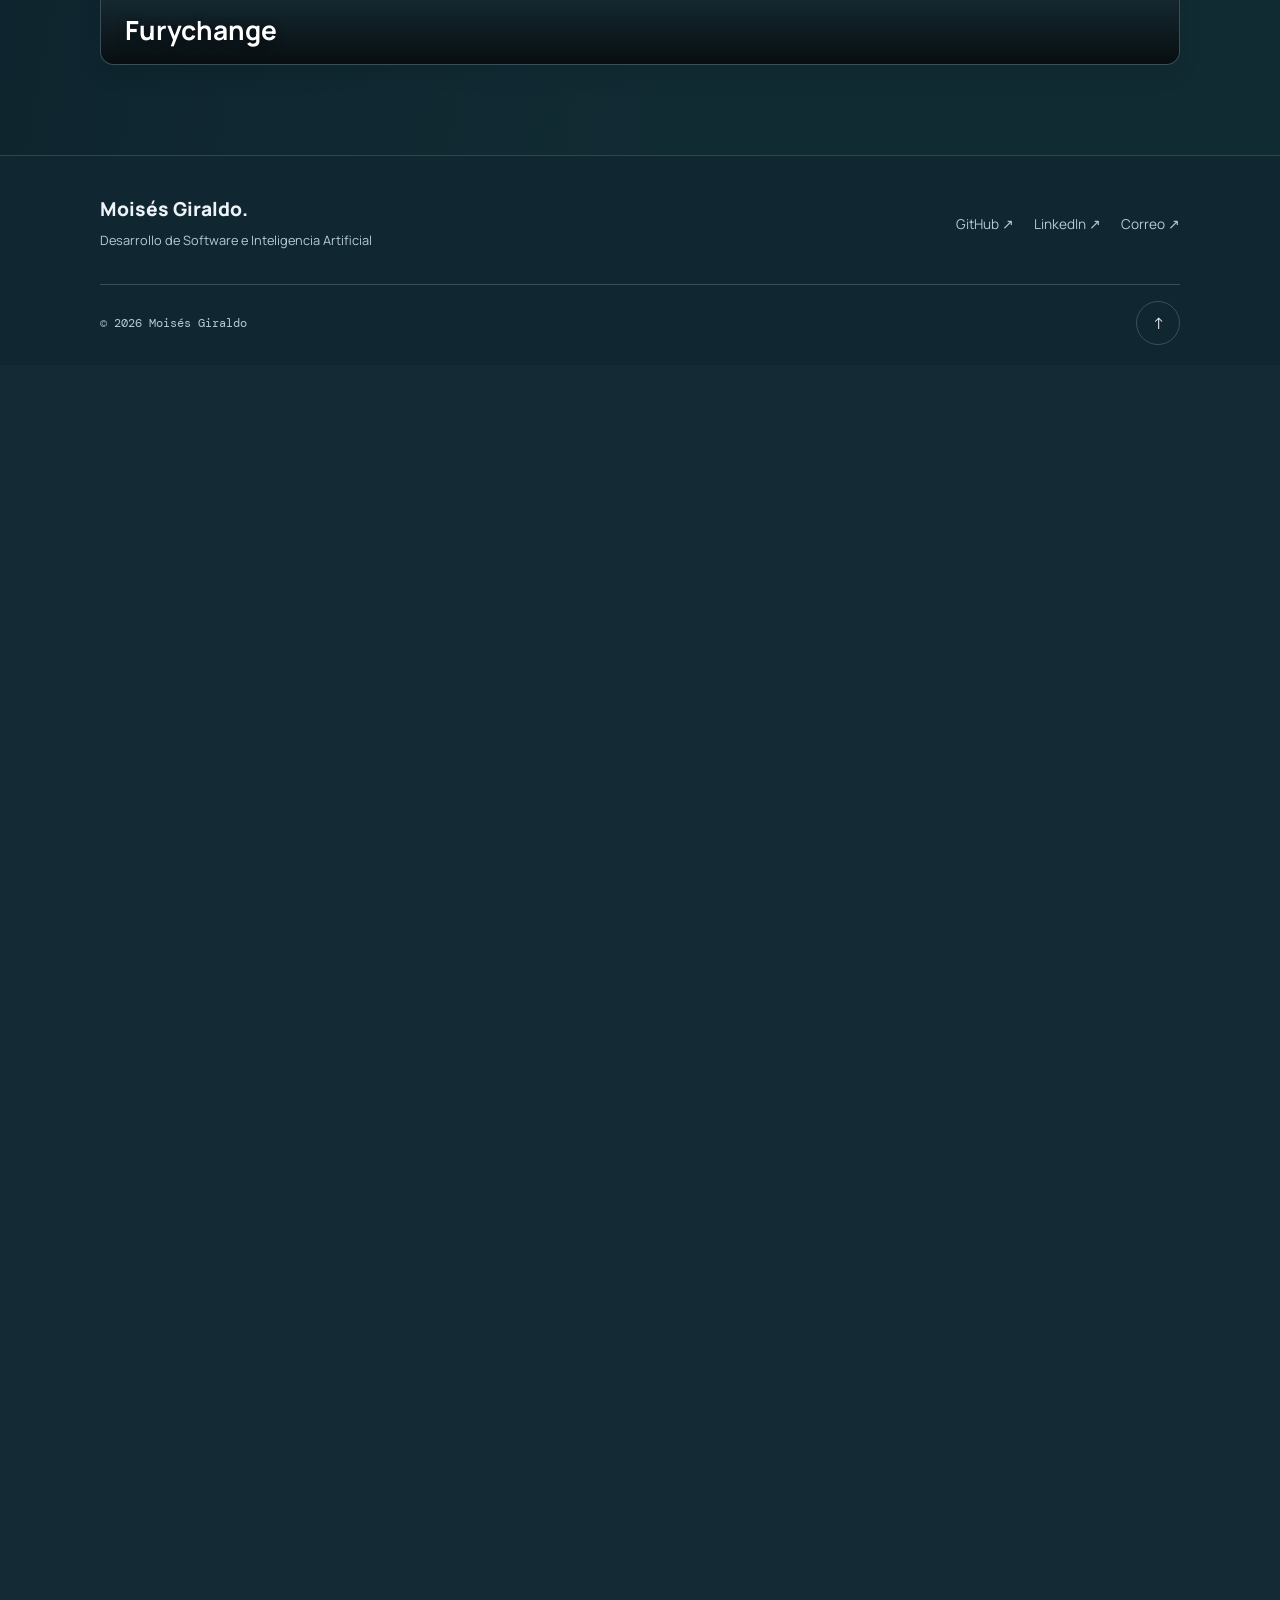
<file: tecnologias.html>
<!doctype html>
<html lang="es">
  <head>
    <meta charset="utf-8">
    <meta name="viewport" content="width=device-width, initial-scale=1">
    <meta http-equiv="refresh" content="0; url=proyectos.html">
    <link rel="stylesheet" href="css/styles.css">
    <meta name="theme-color" content="#192c3a">
    <meta name="robots" content="noindex">
    <meta name="description" content="Tecnologías y proyectos de Moisés Giraldo.">
    <title>Proyectos y tecnologías | Moisés Giraldo</title>
    <link rel="stylesheet" href="css/visual.css">
  </head>
  <body>
    <main>
      <p>Esta sección ahora forma parte de Proyectos y tecnologías.</p>
      <a href="proyectos.html">Ir a Proyectos</a>
    </main>
  </body>
</html>
</file>
<file: css/styles.css>
@import url('https://fonts.googleapis.com/css2?family=DM+Mono:wght@400;500&family=Manrope:wght@400;500;600;700;800&display=swap');

:root {
  color-scheme: dark;
  --paper: #192c3a;
  --ink: #edf3f7;
  --muted: #b9c9d4;
  --line: #39505f;
  --accent: #96d8ca;
  --deep: #213746;
  --surface: #213746;
  --mono: 'DM Mono', 'Courier New', monospace;
  --sans: 'Manrope', 'Segoe UI', sans-serif;
  font-family: var(--sans);
  color: var(--ink);
  background: var(--paper);
  scroll-behavior: smooth;
  scroll-padding-top: 5.5rem;
  overflow-x: clip;
}

*, *::before, *::after { box-sizing: border-box; }
body { width: 100%; margin: 0; min-width: 0; min-height: 100svh; display: flex; flex-direction: column; background: radial-gradient(ellipse at 90% 10%, rgb(180 238 92 / 8%), transparent 42%); }
main { flex: 1; }
a { color: inherit; text-decoration: none; }
button { font: inherit; }
::selection { color: var(--paper); background: var(--accent); }
:focus-visible { outline: 2px solid #537c33; outline-offset: 4px; }

.skip-link { position: absolute; z-index: 10; top: 0.5rem; left: 0.5rem; padding: 0.75rem 1rem; background: var(--accent); transform: translateY(-150%); }
.skip-link:focus { transform: translateY(0); }
.site-header { position: sticky; z-index: 5; top: 0; background: rgb(244 245 242 / 94%); border-bottom: 1px solid var(--line); backdrop-filter: blur(12px); }
.header-inner { width: min(100% - 2.5rem, 1180px); min-height: 4.5rem; margin-inline: auto; display: flex; align-items: center; justify-content: space-between; }
.wordmark { display: inline-flex; align-items: center; justify-content: center; min-width: 2.75rem; min-height: 2.75rem; border: 1px solid var(--line); border-radius: 0.75rem; background: rgb(255 255 255 / 55%); font-weight: 800; font-size: 1.2rem; letter-spacing: 0; }
.wordmark span, .contact h2 span { color: #648b39; }
.site-nav { display: flex; align-items: center; gap: clamp(1rem, 3vw, 2.35rem); }
.site-nav a { color: #4e5752; font-size: 0.78rem; font-weight: 600; transition: color 160ms ease; }
.site-nav a:hover { color: #537c33; }
.site-nav a[aria-current="page"] { color: #537c33; }
.menu-toggle { display: none; }
.section-wrap { width: min(100% - 2.5rem, 1080px); margin-inline: auto; }
.page-intro { padding-block: clamp(3.5rem, 7vw, 5.5rem) 2.5rem; }
.page-intro .eyebrow { margin-bottom: 1.1rem; }
.page-title { max-width: 52rem; margin-bottom: 1rem; font-size: clamp(2.8rem, 7vw, 5.2rem); line-height: 1.02; letter-spacing: -0.06em; }
.page-description { max-width: 38rem; margin-bottom: 0; color: #626b65; font-size: 0.95rem; line-height: 1.8; }
.page-content { margin-bottom: clamp(4rem, 9vw, 7rem); }
.page-content.section-rule { border-top: 1px solid var(--line); }
.hero { min-height: min(720px, calc(100svh - 4.5rem)); padding-block: clamp(4.5rem, 10vw, 8rem) 4rem; display: grid; grid-template-columns: minmax(0, 1.2fr) minmax(230px, 0.72fr); align-items: center; gap: clamp(2rem, 8vw, 7rem); position: relative; }
.hero-copy { padding-bottom: 2rem; }
.eyebrow, .method-index, .portrait-index, .empty-count, .contact-pending { font-family: var(--mono); font-size: 0.68rem; letter-spacing: 0; }
.eyebrow { color: var(--muted); text-transform: uppercase; letter-spacing: 0.08em; line-height: 1.7; }
.hero .eyebrow { display: flex; align-items: center; gap: 0.6rem; margin: 0 0 1.5rem; }
.status-dot { width: 0.5rem; aspect-ratio: 1; background: #79a84a; border-radius: 50%; box-shadow: 0 0 0 4px rgb(180 238 92 / 30%); }
h1, h2, h3, p { margin-top: 0; }
h1, h2, h3 { text-wrap: balance; }
h1 { margin-bottom: 1rem; font-size: clamp(4rem, 9vw, 7.6rem); line-height: 0.91; letter-spacing: -0.065em; font-weight: 700; }
h1 span { color: #648b39; }
.hero-role { max-width: 24rem; margin-bottom: 0.9rem; font-size: clamp(1rem, 2vw, 1.3rem); font-weight: 700; line-height: 1.4; }
.hero-intro { max-width: 28rem; margin-bottom: 1.8rem; color: #626b65; font-size: 0.95rem; line-height: 1.8; }
.button { min-height: 3rem; display: inline-flex; align-items: center; justify-content: center; gap: 1.6rem; padding: 0.85rem 1.25rem; border-radius: 0.65rem; font-size: 0.8rem; font-weight: 700; transition: background 160ms ease, transform 160ms ease; }
.button-primary { background: var(--deep); color: white; }
.button-primary:hover { background: #395849; transform: translateY(-2px); }
.button-primary span { color: var(--accent); font-size: 1.1rem; }
.portrait { min-height: 390px; max-height: 480px; aspect-ratio: 0.79; justify-self: end; width: min(100%, 350px); position: relative; overflow: hidden; border: 6px solid #fff; border-radius: 1.25rem; background: #e2e7df; box-shadow: 0 20px 48px -24px rgb(38 60 52 / 35%); }
.portrait-photo { position: absolute; inset: 0; width: 100%; height: 100%; object-fit: cover; object-position: center 30%; }
.portrait-index { position: absolute; z-index: 1; top: 1.2rem; left: 1.2rem; padding: 0.5rem 0.65rem; border: 1px solid rgb(255 255 255 / 25%); border-radius: 0.4rem; background: rgb(32 38 36 / 78%); color: #fff; }
.portrait-corner { position: absolute; z-index: 1; right: 0; bottom: 0; width: 3rem; aspect-ratio: 1; background: var(--accent); clip-path: polygon(100% 0, 100% 100%, 0 100%); }
.scroll-cue { position: absolute; bottom: 1rem; left: 0; display: flex; gap: 0.65rem; align-items: center; color: var(--muted); font-family: var(--mono); font-size: 0.63rem; text-transform: uppercase; }
.scroll-cue span { font-size: 1rem; color: var(--deep); }
.section-rule { border-top: 1px solid var(--line); }
.about { display: grid; grid-template-columns: 1fr 1fr; gap: clamp(2rem, 8vw, 7rem); padding-block: clamp(4rem, 9vw, 7rem); }
.section-heading .eyebrow { margin-bottom: 1.1rem; }
.section-heading h2, .contact h2 { margin-bottom: 0; font-size: clamp(2.6rem, 6vw, 4.8rem); line-height: 1.03; letter-spacing: -0.06em; }
.section-heading h2 span { color: #648b39; }
.about-copy { align-self: end; max-width: 32rem; padding-bottom: 0.25rem; }
.about-copy p { color: #66706a; font-size: 0.9rem; line-height: 1.85; }
.about-copy .lead { color: var(--ink); font-size: 1.2rem; font-weight: 600; line-height: 1.6; }
.projects { padding-block: clamp(3.5rem, 7vw, 5rem); }
.section-heading-inline { display: flex; justify-content: space-between; align-items: end; gap: 2rem; margin-bottom: 2.5rem; }
.section-heading-inline h2 { font-size: clamp(2.2rem, 5vw, 3.5rem); }
.section-note { max-width: 17rem; margin-bottom: 0.25rem; color: var(--muted); font-size: 0.8rem; line-height: 1.7; }
.featured-projects { padding-block: 1rem clamp(3.5rem, 7vw, 5rem); }
.featured-heading { margin-bottom: 1.5rem; }
.featured-project-grid { display: grid; grid-template-columns: repeat(2, minmax(0, 1fr)); gap: 1rem; }
.featured-project { min-width: 0; padding: 0.6rem; border: 1px solid var(--line); border-radius: 1rem; background: rgb(255 255 255 / 72%); box-shadow: 0 5px 20px rgb(38 60 52 / 3%); transition: border-color 180ms ease, box-shadow 180ms ease; }
.featured-project:hover, .featured-project:focus-within { border-color: #93aa82; box-shadow: 0 12px 28px rgb(38 60 52 / 9%); }
.featured-project-toggle { border-radius: 0.6rem; }
.featured-project-toggle { position: relative; width: 100%; display: block; overflow: hidden; aspect-ratio: 1.55; padding: 0; border: 0; background: var(--deep); color: #fff; text-align: left; cursor: pointer; }
.featured-project-toggle > img { position: absolute; inset: 0; width: 100%; height: 100%; display: block; object-fit: cover; transition: transform 220ms ease; }
.featured-project-toggle::after { position: absolute; inset: 35% 0 0; content: ''; background: linear-gradient(transparent, rgb(20 25 23 / 96%)); }
.featured-project-toggle:hover > img, .featured-project-toggle:focus-visible > img, .featured-project.is-open .featured-project-toggle > img { transform: scale(1.025); }
.featured-project-meta { position: absolute; z-index: 1; right: 1rem; bottom: 1rem; left: 1rem; display: flex; align-items: end; justify-content: space-between; gap: 1rem; }
.featured-project-title { font-size: 1.1rem; font-weight: 700; }
.featured-project-prompt { padding: 0.4rem 0.55rem; border: 1px solid rgb(255 255 255 / 35%); border-radius: 0.35rem; background: rgb(20 25 23 / 50%); font-family: var(--mono); font-size: 0.66rem; white-space: nowrap; }
.project-tech-preview { position: absolute; z-index: 1; right: 1rem; bottom: 3.6rem; left: 1rem; display: flex; flex-wrap: wrap; gap: 0.45rem; opacity: 0; transform: translateY(0.4rem); transition: opacity 180ms ease, transform 180ms ease; }
.project-tech-preview span { padding: 0.35rem 0.5rem; border: 1px solid rgb(255 255 255 / 44%); background: rgb(20 25 23 / 72%); color: #fff; font-family: var(--mono); font-size: 0.62rem; }
.featured-project:hover .project-tech-preview, .featured-project:focus-within .project-tech-preview, .featured-project.is-open .project-tech-preview { opacity: 1; transform: translateY(0); }
.featured-project-actions { display: flex; gap: 0.5rem; margin-inline: 0.5rem; padding-block: 0.75rem 0.5rem; border-top: 1px solid var(--line); }
.featured-project-actions[hidden] { display: none; }
.featured-project-actions .project-action { flex: 1; }
.projects-more { margin-bottom: clamp(4rem, 9vw, 7rem); padding-top: clamp(3rem, 6vw, 4.5rem); }
.projects-more .section-heading-inline { margin-bottom: 1.5rem; }
.project-list { border-top: 1px solid var(--line); }
.project-entry { min-height: 5.5rem; display: grid; grid-template-columns: 3rem minmax(0, 1fr) auto; align-items: center; gap: 1.25rem; border-bottom: 1px solid var(--line); }
.project-number { color: var(--muted); font-family: var(--mono); font-size: 0.68rem; }
.project-entry h2, .project-entry h3 { margin: 0; font-size: clamp(1rem, 2vw, 1.25rem); font-weight: 600; }
.project-actions { display: flex; align-items: center; justify-content: flex-end; flex-wrap: wrap; gap: 0.5rem; }
.project-action { min-height: 2.5rem; display: inline-flex; align-items: center; justify-content: center; gap: 0.4rem; padding: 0.55rem 0.7rem; border: 1px solid var(--line); background: transparent; color: var(--deep); font: 700 0.68rem var(--sans); text-decoration: none; white-space: nowrap; }
.project-action:not(:disabled) { cursor: pointer; }
.project-action:disabled { color: var(--muted); opacity: 0.58; cursor: not-allowed; }
.project-action.project-page:not(:disabled) { border-color: var(--deep); background: var(--deep); color: #fff; }
.project-repo span { color: #648b39; }
.method { margin-block: 1rem clamp(3rem, 6vw, 5rem); padding: clamp(2rem, 5vw, 3.5rem); border: 1px solid #40594c; border-radius: 1rem; background: var(--deep); color: #f4f5f2; }
.method-top { display: flex; justify-content: space-between; gap: 1rem; }
.method .eyebrow, .method-index { color: #b9c8be; }
.method h2 { max-width: 47rem; margin: 2.5rem 0 3rem; font-size: clamp(1.8rem, 4.5vw, 3.6rem); line-height: 1.2; letter-spacing: -0.045em; }
.method h2 span { color: var(--accent); }
.process-list { display: grid; grid-template-columns: repeat(6, 1fr); list-style: none; margin: 0; padding: 1.2rem 0 0; border-top: 1px solid rgb(255 255 255 / 22%); }
.process-list li { display: flex; flex-direction: column; gap: 0.8rem; font-size: 0.75rem; font-weight: 600; }
.process-list li span { color: #a6b8ac; font-family: var(--mono); font-size: 0.62rem; }
.contact { display: grid; grid-template-columns: 1fr 1fr; gap: clamp(2rem, 8vw, 7rem); padding-block: clamp(4rem, 9vw, 7rem); }
.contact-list { min-width: 0; align-self: center; padding: 0.4rem 1.25rem; border: 1px solid var(--line); border-radius: 0.85rem; background: rgb(255 255 255 / 65%); }
.contact-row { min-height: 3.8rem; display: grid; grid-template-columns: 1fr 1fr auto; align-items: center; gap: 1rem; border-bottom: 1px solid var(--line); font-size: 0.85rem; font-weight: 600; }
.contact-row:first-child { border-top: 0; }
.contact-row:last-child { border-bottom: 0; }
.contact-row > span:last-child { color: #648b39; font-size: 1rem; }
.contact-pending { color: var(--muted); font-weight: 400; }
.site-footer { min-height: 5.5rem; padding: 1.2rem max(1.25rem, calc((100% - 1080px) / 2)); display: grid; grid-template-columns: auto 1fr auto auto; align-items: center; gap: 1.5rem; border-top: 1px solid var(--line); }
.footer-name { font-size: 0.8rem; font-weight: 800; }
.site-footer p { margin: 0; color: var(--muted); font-size: 0.72rem; }
.back-top { width: 2.75rem; aspect-ratio: 1; display: grid; place-items: center; border: 1px solid var(--line); border-radius: 50%; transition: background 160ms ease; }
.back-top:hover { background: var(--accent); }
.footer-copy { color: var(--muted); font-family: var(--mono); font-size: 0.65rem; }

@media (min-width: 1400px) { .hero { min-height: 720px; } }
@media (max-width: 680px) {
  .header-inner { width: min(100% - 2rem, 1180px); min-height: 4rem; }
  .menu-toggle { width: 2.75rem; height: 2.75rem; display: flex; flex-direction: column; align-items: center; justify-content: center; gap: 0.35rem; border: 1px solid var(--line); background: transparent; cursor: pointer; }
  .menu-toggle span { width: 1rem; height: 1px; background: var(--ink); transition: transform 160ms ease; }
  .menu-toggle[aria-expanded="true"] span:first-child { transform: translateY(3px) rotate(45deg); }
  .menu-toggle[aria-expanded="true"] span:last-child { transform: translateY(-3px) rotate(-45deg); }
  .site-nav { position: absolute; top: calc(100% + 1px); left: 0; right: 0; display: none; flex-direction: column; align-items: stretch; gap: 0; padding: 0.5rem 1rem 1rem; background: var(--paper); border-bottom: 1px solid var(--line); }
  .site-nav.is-open { display: flex; }
  .site-nav a { padding: 0.9rem 0.25rem; border-bottom: 1px solid var(--line); font-size: 0.9rem; }
  .section-wrap { width: min(100% - 2rem, 1080px); }
  .page-intro { padding-block: 3.5rem 2rem; }
  .page-title { font-size: clamp(2.8rem, 12vw, 4rem); }
  .hero { min-height: auto; grid-template-columns: 1fr; gap: 2rem; padding-block: 4rem 4.5rem; }
  .hero-copy { padding-bottom: 0; }
  h1 { font-size: clamp(4rem, 17vw, 6rem); }
  .portrait { justify-self: stretch; width: 100%; min-height: 320px; max-height: 440px; aspect-ratio: 0.85; }
  .scroll-cue { bottom: 1rem; }
  .about, .contact { grid-template-columns: 1fr; gap: 2rem; }
  .section-heading h2, .contact h2 { font-size: clamp(2.7rem, 12vw, 4rem); }
  .section-heading-inline { align-items: start; flex-direction: column; gap: 0.8rem; margin-bottom: 1.7rem; }
  .section-heading-inline h2 { font-size: 2.5rem; }
  .section-note { max-width: 24rem; }
  .featured-project-grid { grid-template-columns: 1fr; }
  .featured-project-toggle { aspect-ratio: 1.25; }
  .featured-project-meta { right: 0.8rem; bottom: 0.8rem; left: 0.8rem; }
  .featured-project-title { font-size: 1rem; }
  .project-tech-preview { right: 0.8rem; bottom: 3.4rem; left: 0.8rem; }
  .project-entry { grid-template-columns: 2rem minmax(0, 1fr); gap: 0.75rem; padding-block: 0.9rem; }
  .project-actions { grid-column: 2; justify-content: flex-start; }
  .method { padding: 2rem 1.25rem; }
  .method-top { flex-direction: column; gap: 0; }
  .method h2 { margin: 1.7rem 0 2rem; }
  .process-list { grid-template-columns: repeat(3, 1fr); row-gap: 1.4rem; }
  .contact-row { grid-template-columns: 0.8fr 1.4fr auto; gap: 0.4rem; font-size: 0.8rem; }
  .contact-pending { font-size: 0.59rem; }
  .site-footer { grid-template-columns: 1fr auto; gap: 0.5rem 1rem; padding: 1.2rem 1rem; }
  .site-footer p { grid-row: 2; }
  .back-top { grid-column: 2; grid-row: 1; }
  .footer-copy { grid-column: 2; grid-row: 2; justify-self: end; }
}

@media (prefers-reduced-motion: reduce) {
  *, *::before, *::after { scroll-behavior: auto !important; transition-duration: 0.01ms !important; }
}

@media (hover: none) {
  .project-tech-preview { opacity: 1; transform: none; }
}
/* Ajustes de lectura y acceso a la información profesional. */
.hero-actions { display: flex; flex-wrap: wrap; gap: 0.75rem; }
.button-secondary { border: 1px solid var(--deep); color: var(--deep); }
.button-secondary:hover { background: #e2e7df; }
.skill-list { display: flex; flex-wrap: wrap; gap: 0.5rem; margin: 0 0 1.8rem; padding: 0; list-style: none; }
.skill-list li { padding: 0.45rem 0.75rem; border: 1px solid #d2dfc8; border-radius: 2rem; background: #eaf0e4; font: 0.72rem var(--mono); color: var(--deep); }
.featured-project-grid { gap: 2rem 1.25rem; align-items: start; }
.project-summary { margin: 0; padding: 1rem 0.5rem 0.8rem; color: #626b65; font-size: 0.88rem; line-height: 1.75; }
.project-status { padding: 0.55rem 0.7rem; color: var(--muted); font-size: 0.72rem; }
.project-action { min-height: 2.75rem; border-radius: 0.45rem; transition: background 160ms ease, border-color 160ms ease; }
.project-action:hover { border-color: #93aa82; background: #eaf0e4; }
.project-action.project-page:hover { background: #395849; }
.process-list { gap: 1.25rem; }
.process-list li p { margin: 0; color: #d2ddd5; font-size: 0.78rem; font-weight: 400; line-height: 1.7; }
.contact-note { margin-top: 1rem; color: var(--muted); font-size: 0.8rem; line-height: 1.7; }
.contact-row > span:nth-child(2) { min-width: 0; overflow-wrap: anywhere; }
a.contact-row:hover { background: #e2e7df; }
.site-nav a[aria-current="page"] { text-decoration: underline; text-underline-offset: 0.4rem; }

/* Portadas panorámicas de todos los repositorios. */
.repository-gallery { margin-bottom: clamp(3rem, 7vw, 6rem); }
.repository-gallery-heading { display: flex; justify-content: space-between; flex-wrap: wrap; gap: 0.5rem 2rem; padding-block: 1rem; border-top: 1px solid var(--line); }
.repository-gallery-heading p { margin: 0; color: var(--muted); font-size: 0.75rem; line-height: 1.7; }
.repository-cover-list { display: grid; gap: 1.25rem; }
.repository-cover { position: relative; min-width: 0; min-height: 260px; overflow: hidden; border: 1px solid rgb(185 201 212 / 18%); border-radius: 0.85rem; background: #15241f; color: #fff; box-shadow: 0 8px 24px rgb(25 38 32 / 8%); }
.repository-cover-link { position: absolute; inset: 0; display: block; overflow: hidden; color: inherit; text-decoration: none; }
.repository-cover-image { position: absolute; inset: 0; z-index: 0; width: 100%; height: 100%; object-fit: cover; object-position: center; transition: transform 300ms ease; }
.repository-cover-link::before { position: absolute; inset: auto 0 0; z-index: 1; height: 38%; content: ''; background: linear-gradient(transparent, rgb(0 0 0 / 74%)); }
.repository-cover-link::after { position: absolute; inset: 0; z-index: 1; content: ''; background: linear-gradient(90deg, rgb(8 17 14 / 94%) 0%, rgb(8 17 14 / 83%) 32%, rgb(8 17 14 / 35%) 66%, rgb(8 17 14 / 8%) 100%); opacity: 0; transition: opacity 220ms ease; }
.repository-cover-content { position: absolute; inset: 0; z-index: 2; display: flex; flex-direction: column; align-items: flex-start; justify-content: center; max-width: 42rem; padding: clamp(1.5rem, 3vw, 2.25rem); }
.repository-cover-content > :not(h2) { opacity: 0; transform: translateY(0.35rem); transition: opacity 200ms ease, transform 200ms ease; }
.repository-index { display: block; margin-bottom: 0.85rem; color: #d0e4c3; font: 0.65rem var(--mono); letter-spacing: 0.1em; }
.repository-cover h2 { position: absolute; right: 1.5rem; bottom: 1.2rem; left: 1.5rem; margin: 0; color: #fff; font-size: clamp(1.2rem, 2.4vw, 1.65rem); font-weight: 700; line-height: 1.15; text-shadow: 0 1px 8px rgb(0 0 0 / 60%); }
.repository-cover-content > p { max-width: 30rem; margin-bottom: 1rem; color: #e2e8e3; font-size: 0.85rem; line-height: 1.65; }
.repository-tech { display: flex; flex-wrap: wrap; gap: 0.4rem; margin: 0 0 0.8rem; padding: 0; list-style: none; }
.repository-tech li { padding: 0.3rem 0.5rem; border: 1px solid rgb(255 255 255 / 28%); border-radius: 0.25rem; background: rgb(8 17 14 / 45%); color: #edf4e9; font: 0.65rem var(--mono); }
.repository-open { display: inline-flex; align-items: center; gap: 0.5rem; min-height: 40px; margin-top: 0.35rem; padding: 0.55rem 0.8rem; border: 1px solid rgb(255 255 255 / 70%); border-radius: 0.25rem; font-size: 0.75rem; font-weight: 700; }
.repository-cover-link:focus-visible { outline: 3px solid var(--accent); outline-offset: -5px; }
@media (hover: hover) {
  .repository-cover-link:hover .repository-cover-image { transform: scale(1.035); }
  .repository-cover-link:hover::after { opacity: 1; }
  .repository-cover-link:hover .repository-cover-content > :not(h2) { opacity: 1; transform: translateY(0); }
}
.repository-cover-link:focus-visible::after, .repository-cover-link:focus-visible .repository-cover-content > :not(h2) { opacity: 1; transform: translateY(0); }
@media (max-width: 680px) {
  .repository-cover { min-height: 300px; }
  .repository-cover-image { object-position: 70% center; }
  .repository-cover-content { padding: 1.5rem 1.25rem; }
  .repository-cover h2 { font-size: clamp(1.65rem, 7vw, 2.25rem); }
}

.project-detail-shell { width: min(100% - 3rem, 1240px); margin-inline: auto; padding-block: clamp(1.5rem, 4vw, 3rem) 5rem; }
.project-detail-back { display: inline-flex; align-items: center; gap: 0.6rem; min-height: 44px; color: var(--muted); font-size: 0.8rem; text-decoration: none; }
.project-detail-back:hover { color: var(--accent); }
.project-detail-heading { display: grid; grid-template-columns: 1fr minmax(15rem, 0.5fr); align-items: end; gap: 2rem; margin-block: clamp(2.5rem, 6vw, 5rem); }
.project-detail-heading .eyebrow, .project-detail-copy .eyebrow { color: var(--accent); font: 0.7rem var(--mono); text-transform: uppercase; }
.project-detail-heading h1 { max-width: 12ch; margin: 0; font-size: clamp(3rem, 7vw, 6rem); line-height: 0.98; }
.project-detail-heading > p { max-width: 26rem; margin: 0 0 0.3rem; color: var(--muted); line-height: 1.7; }
.project-detail-grid { display: grid; grid-template-columns: minmax(0, 1.2fr) minmax(18rem, 0.8fr); align-items: center; gap: clamp(2rem, 6vw, 6rem); }
.project-detail-media { position: relative; min-width: 0; margin: 0; overflow: hidden; aspect-ratio: 1.35; border: 1px solid var(--line); border-radius: 0.5rem; background: var(--surface); }
.project-detail-media img { display: block; width: 100%; height: 100%; object-fit: cover; }
.project-detail-media figcaption { position: absolute; right: 0.8rem; bottom: 0.8rem; padding: 0.4rem 0.55rem; background: rgb(0 0 0 / 62%); color: #fff; font: 0.62rem var(--mono); }
.project-detail-copy h2 { margin: 0 0 1rem; font-size: clamp(2rem, 4vw, 3.25rem); line-height: 1.05; }
.project-detail-copy > p { max-width: 36rem; color: var(--muted); font-size: 1rem; line-height: 1.8; }
.project-detail-tech { display: flex; flex-wrap: wrap; gap: 0.5rem; margin-block: 1.5rem 2rem; }
.project-detail-tech:empty { display: none; }
.project-detail-tech li { padding: 0.4rem 0.65rem; border: 1px solid var(--line); border-radius: 999px; color: var(--muted); font: 0.7rem var(--mono); list-style: none; }
.project-detail-actions { display: flex; flex-wrap: wrap; gap: 0.7rem; }
.project-detail-button { display: inline-flex; align-items: center; justify-content: center; gap: 0.65rem; min-height: 46px; padding: 0.7rem 1rem; border: 1px solid var(--line); border-radius: 0.3rem; color: var(--ink); font-size: 0.8rem; font-weight: 700; text-decoration: none; }
.project-detail-button[hidden] { display: none; }
.project-detail-button-primary { border-color: var(--accent); background: var(--accent); color: #102a2a; }
.project-detail-button:hover { border-color: var(--accent); }
.project-detail-button[aria-disabled="true"] { color: var(--muted); cursor: not-allowed; }
.project-detail-error { width: min(100% - 3rem, 60rem); margin: 15vh auto; color: var(--ink); }
.project-detail-error a { color: var(--accent); }
@media (max-width: 760px) {
  .project-detail-shell { width: min(100% - 2rem, 1240px); }
  .project-detail-heading { grid-template-columns: 1fr; gap: 1rem; margin-block: 2.5rem; }
  .project-detail-heading h1 { max-width: 14ch; font-size: clamp(3rem, 14vw, 4.5rem); }
  .project-detail-grid { grid-template-columns: 1fr; gap: 2rem; }
  .project-detail-media { aspect-ratio: 1.2; }
}
@media (min-width: 681px) {
  .site-nav { gap: clamp(0.25rem, 1.5vw, 1.25rem); }
  .site-nav a { padding: 0.65rem 0.8rem; border-radius: 0.5rem; }
  .site-nav a[aria-current="page"] { background: #e8eedf; }
  .process-list { grid-template-columns: repeat(3, minmax(0, 1fr)); gap: 1.75rem; }
  .contact-row { grid-template-columns: 4.5rem minmax(0, 1fr) auto; }
}
@media (max-width: 680px) {
  .process-list { grid-template-columns: repeat(2, minmax(0, 1fr)); }
  .project-tech-preview { opacity: 1; transform: none; bottom: auto; top: 0.8rem; }
  .featured-project-meta { flex-wrap: wrap; gap: 0.4rem; }
  .featured-project-actions { flex-wrap: wrap; }
  .site-nav { position: static; display: flex; width: 100%; }
  .header-inner { flex-wrap: wrap; }
  .menu-toggle { display: none; }
  .js .menu-toggle { display: flex; }
  .js .site-nav { position: absolute; display: none; }
  .js .site-nav.is-open { display: flex; }
}

/* Tema compartido por todas las páginas: petróleo, slate y menta. */
body { background: radial-gradient(ellipse at 85% 15%, rgb(74 118 139 / 12%), transparent 50%), var(--paper); }
:focus-visible { outline: 3px solid var(--accent); outline-offset: 5px; }
.skip-link { color: var(--paper); }
.site-header { background: rgb(25 44 58 / 97%); border-bottom-color: rgb(185 201 212 / 12%); backdrop-filter: blur(16px); }
.header-inner { width: min(100% - 3rem, 1080px); min-height: 5rem; gap: 1rem; }
.wordmark { padding: 0; border: 0; border-radius: 0; background: transparent; color: var(--ink); font-size: 1.35rem; }
.wordmark span, .contact h2 span, .section-heading h2 span, h1 span { color: var(--accent); }
.site-nav { gap: clamp(0.2rem, 1.2vw, 1rem); }
.site-nav a { padding: 0.85rem 0.65rem; border-radius: 0.3rem; color: var(--muted); font-size: 0.875rem; transition: color 180ms ease, background 180ms ease; }
.site-nav a:hover { color: var(--ink); background: rgb(185 201 212 / 6%); }
.site-nav a[aria-current="page"] { background: transparent; color: var(--ink); text-decoration-color: var(--accent); text-decoration-thickness: 2px; text-underline-offset: 0.55rem; }
.menu-toggle { border-color: var(--line); border-radius: 0.5rem; }
.section-wrap { width: min(100% - 3rem, 1080px); }
.page-description, .hero-intro, .about-copy p, .project-summary { color: var(--muted); font-size: 1rem; }
.eyebrow { font-size: 0.75rem; }
.page-title { font-size: clamp(2.8rem, 6vw, 4.5rem); }
.about, .contact { grid-template-columns: minmax(0, 1fr) minmax(0, 1fr); }
.about-copy { min-width: 0; }
.about-copy .lead { color: var(--ink); }
.section-heading h2, .contact h2 { font-size: clamp(2.3rem, 5vw, 4rem); }
.button { min-height: 3.1rem; padding: 0.85rem 1.25rem; border: 1px solid transparent; border-radius: 0.45rem; font-size: 0.9rem; gap: 1.25rem; transition: background 180ms ease, border-color 180ms ease, transform 180ms ease; }
.button-primary { background: var(--accent); color: var(--paper); }
.button-primary span { color: inherit; }
.button-primary:hover { background: #b4e7dc; }
.button-secondary { border-color: #718795; color: var(--ink); background: transparent; }
.button-secondary:hover { background: var(--surface); border-color: var(--muted); }
.contact-list, .scrum-steps li, .featured-project { background: var(--surface); border-color: var(--line); box-shadow: none; }
.contact-row { min-height: 4.5rem; font-size: 0.9rem; transition: background 180ms ease; }
a.contact-row:hover { background: #294251; }
.contact-row > span:last-child { color: var(--accent); }
.scrum-icon { background: #2b4555; stroke: var(--accent); }
.scrum-step-label, .scrum-repeat { color: var(--accent); }
.scrum-steps p, .scrum-roles p { font-size: 0.9rem; }
.scrum-source { font-size: 0.85rem; }
.work-hero { background: var(--surface); }
.work-hero::before { background: linear-gradient(90deg, rgb(25 44 58 / 96%), rgb(25 44 58 / 80%) 40%, rgb(25 44 58 / 5%)); }
.work-hero .eyebrow, .repository-index { color: #c7e6df; }
.repository-cover { background: var(--surface); box-shadow: 0 8px 24px rgb(0 0 0 / 10%); }
.cover-link-primary { border-color: var(--accent); background: var(--accent); color: var(--paper); }
.cover-link:focus-visible { outline-color: var(--accent); }
.cover-link-primary:hover { border-color: #b4e7dc; background: #b4e7dc; color: var(--paper); }
.project-action { color: var(--ink); }
.project-action:hover { border-color: var(--accent); background: var(--surface); }
.project-repo span { color: var(--accent); }
.site-footer { background: #172936; border-top-color: var(--line); }
.site-footer p { font-size: 0.8rem; }
.footer-copy { font-size: 0.75rem; }
.back-top:hover { color: var(--paper); }
@media (max-width: 680px) {
  .header-inner, .section-wrap { width: calc(100% - 2rem); }
  .header-inner { min-height: 4.5rem; }
  .site-nav { gap: 0; background: var(--paper); border-bottom-color: var(--line); max-height: calc(100dvh - 4.5rem); overflow-y: auto; }
  .site-nav a { padding: 0.95rem 0.5rem; font-size: 1rem; }
  .about, .contact { grid-template-columns: minmax(0, 1fr); }
  .contact-list { padding-inline: 0.85rem; }
  .contact-row { grid-template-columns: 4.5rem minmax(0, 1fr) auto; font-size: 0.85rem; }
  .work-hero::before { background: rgb(25 44 58 / 85%); }
}
@media (prefers-reduced-motion: reduce) {
  .button-primary:hover { transform: none; }
}

.contact-page-layout { width: min(100% - 3rem, 1080px); min-height: calc(100svh - 11rem); display: grid; grid-template-columns: minmax(0, 1.1fr) minmax(15rem, 0.95fr) minmax(21rem, 1.25fr); align-items: start; gap: clamp(1.25rem, 2.5vw, 2.25rem); margin-inline: auto; padding-block: 3.75rem 2rem; }
.contact-intro > .eyebrow, .contact-form-heading > .eyebrow { margin-bottom: 0.75rem; }
.contact-intro h1 { margin: 0 0 1rem; font-size: clamp(2.65rem, 4.3vw, 3.55rem); line-height: 0.98; }
.contact-intro h1 span { color: var(--accent); }
.contact-intro > p:not(.eyebrow) { max-width: 28rem; margin-bottom: 2rem; color: var(--muted); font-size: 0.92rem; line-height: 1.7; }
.contact-artwork { height: 13rem; max-width: 26rem; margin-top: 1.5rem; overflow: hidden; opacity: 0.9; mask-image: linear-gradient(180deg, transparent 0%, #000 13%, #000 78%, transparent 100%); }
.contact-artwork img { display: block; width: 100%; height: 100%; object-fit: cover; object-position: 20% 68%; mix-blend-mode: screen; }
.contact-reasons { margin-top: 1.3rem; }
.contact-reasons .eyebrow, .contact-small-heading { margin: 0 0 0.9rem; color: var(--ink); font: 600 0.72rem var(--sans); }
.contact-reasons ul { display: grid; gap: 0.55rem; margin: 0; padding: 0; color: var(--muted); font-size: 0.76rem; list-style: none; }
.contact-reasons li::before { margin-right: 0.55rem; color: var(--accent); content: '↗'; }
.contact-channels { min-width: 0; }
.contact-channels .contact-list { display: grid; gap: 0.55rem; padding: 0; border: 0; background: transparent; }
.contact-channels .contact-row { min-height: 3.6rem; grid-template-columns: minmax(0, 1fr) minmax(0, 1.1fr) auto; gap: 0.45rem; padding: 0.65rem; border: 1px solid var(--line); border-radius: 0.3rem; background: rgb(28 53 64 / 72%); font-size: 0.68rem; }
.contact-label { display: inline-flex; align-items: center; gap: 0.45rem; min-width: 0; }
.contact-icon { width: 1rem; height: 1rem; flex: 0 0 auto; fill: none; stroke: var(--accent); stroke-linecap: round; stroke-linejoin: round; stroke-width: 1.7; }
.contact-channels .contact-row:nth-child(2) .contact-icon { fill: var(--accent); stroke: none; }
.contact-channels .contact-row > span:nth-child(2) { overflow-wrap: anywhere; }
.contact-channels .contact-row > span:last-child { font-size: 0.8rem; }
.contact-form-panel { min-width: 0; padding: clamp(1rem, 2vw, 1.4rem); border: 1px solid var(--line); border-radius: 0.55rem; background: rgb(28 53 64 / 88%); box-shadow: 0 14px 40px rgb(0 0 0 / 12%); }
.contact-form-heading h2 { margin: 0 0 1.1rem; font-size: 1.05rem; line-height: 1.3; }
.contact-form { display: grid; align-content: start; gap: 0.72rem; }
.contact-field { display: grid; min-width: 0; gap: 0.35rem; }
.contact-field label { font-size: 0.68rem; font-weight: 700; }
.contact-field input, .contact-field select, .contact-field textarea { width: 100%; min-height: 2.5rem; padding: 0.6rem 0.7rem; border: 1px solid var(--line); border-radius: 0.25rem; background: rgb(10 25 31 / 55%); color: var(--ink); font: 0.75rem var(--sans); }
.contact-field textarea { min-height: 5.8rem; resize: vertical; line-height: 1.5; }
.contact-field input:focus-visible, .contact-field select:focus-visible, .contact-field textarea:focus-visible { outline: 2px solid var(--accent); outline-offset: 2px; }
.contact-form-actions { display: grid; gap: 0.5rem; }
.contact-form-actions .button { min-height: 2.7rem; justify-self: start; padding: 0.7rem 0.9rem; cursor: pointer; font-size: 0.75rem; }
.contact-form-status { margin: 0; color: var(--muted); font-size: 0.8rem; line-height: 1.7; }
.contact-draft-link { display: inline-block; min-height: 44px; padding-block: 0.65rem; color: var(--accent); font-weight: 700; text-underline-offset: 0.2rem; }
@media (max-width: 1050px) {
  .contact-page-layout { min-height: auto; grid-template-columns: minmax(0, 1fr) minmax(19rem, 1fr); gap: 2rem; padding-block: 3rem; }
  .contact-intro { grid-column: 1 / -1; max-width: 38rem; }
  .contact-intro h1 { font-size: clamp(3rem, 6vw, 4rem); }
  .contact-artwork { height: 10rem; }
}
@media (max-width: 680px) {
  .contact-page-layout { width: calc(100% - 2rem); grid-template-columns: minmax(0, 1fr); gap: 1.75rem; padding-block: 2rem 3rem; }
  .contact-intro { grid-column: auto; }
  .contact-intro h1 { font-size: clamp(2.8rem, 12vw, 4rem); }
  .contact-artwork { height: 9rem; max-width: none; margin-top: 1rem; }
  .contact-channels .contact-list { grid-template-columns: repeat(3, minmax(0, 1fr)); }
  .contact-channels .contact-row { min-height: 4rem; grid-template-columns: minmax(0, 1fr) minmax(0, 1fr) auto; align-content: center; }
  .contact-label { flex-wrap: wrap; }
  .contact-channels .contact-row > span:first-child { font-weight: 700; }
  .contact-channels .contact-row > span:nth-child(2) { font-size: 0.62rem; }
}
@media (max-width: 420px) {
  .contact-channels .contact-list { grid-template-columns: minmax(0, 1fr); }
  .contact-channels .contact-row { min-height: 3.2rem; grid-template-columns: minmax(0, 1fr) minmax(0, 1.1fr) auto; }
}
</file>
<file: css/inicio.css>
/* Composición de Inicio. La paleta global está definida en styles.css. */
.home-header,
.home-intro {
  --home-bg: var(--paper);
  --home-surface: var(--surface);
  --home-text: var(--ink);
  --home-muted: var(--muted);
  --home-accent: var(--accent);
  --home-line: var(--line);
  color: var(--home-text);
  color-scheme: dark;
}

.home-header {
  background: rgb(25 44 58 / 97%);
  border-bottom-color: rgb(185 201 212 / 12%);
  backdrop-filter: blur(16px);
}

.home-header .header-inner {
  width: min(100% - 3rem, 1080px);
  min-height: 5rem;
  gap: 1rem;
}

.home-header .wordmark {
  padding: 0;
  border: 0;
  border-radius: 0;
  background: transparent;
  color: var(--home-text);
  font-size: 1.35rem;
}

.home-header .wordmark span { color: var(--home-accent); }
.home-header .site-nav { gap: clamp(0.2rem, 1.2vw, 1rem); }
.home-header .site-nav a {
  padding: 0.85rem 0.65rem;
  border-radius: 0.3rem;
  color: var(--home-muted);
  font-size: 0.875rem;
  transition: color 180ms ease, background 180ms ease;
}
.home-header .site-nav a:hover { color: var(--home-text); background: rgb(185 201 212 / 6%); }
.home-header .site-nav a[aria-current="page"] {
  background: transparent;
  color: var(--home-text);
  text-decoration-color: var(--home-accent);
  text-decoration-thickness: 2px;
  text-underline-offset: 0.55rem;
}
.home-header .menu-toggle { border-color: var(--home-line); border-radius: 0.5rem; }
.home-header .menu-toggle span { background: var(--home-text); }

.home-intro {
  background: radial-gradient(ellipse at 85% 20%, rgb(74 118 139 / 15%), transparent 50%), var(--home-bg);
}
.home-intro .section-wrap { width: min(100% - 3rem, 1080px); }
.home-intro .hero {
  min-height: auto;
  grid-template-columns: minmax(0, 1.25fr) minmax(0, 0.85fr);
  gap: clamp(2rem, 6vw, 5rem);
  padding-block: clamp(3.5rem, 7vw, 6rem) clamp(3rem, 6vw, 5rem);
}
.home-intro .hero-copy { min-width: 0; padding-bottom: 0; }
.home-intro .eyebrow {
  color: var(--home-muted);
  font-size: 0.75rem;
  letter-spacing: 0.07em;
  line-height: 1.8;
}
.home-intro .hero .eyebrow { margin-bottom: 1.6rem; }
.home-intro .status-dot {
  flex: 0 0 0.45rem;
  background: var(--home-accent);
  box-shadow: 0 0 0 4px rgb(150 216 202 / 9%);
}
.home-intro h1 {
  margin-bottom: 1.6rem;
  font-size: clamp(3rem, 6.5vw, 5.5rem);
  font-weight: 700;
  line-height: 1.02;
  letter-spacing: -0.055em;
  color: var(--home-text);
}
.home-intro h1 span { color: var(--home-text); }
.home-intro .hero-role {
  max-width: 29rem;
  margin-bottom: 1rem;
  color: #d9e5ed;
  font-size: clamp(1.1rem, 1.8vw, 1.35rem);
  font-weight: 600;
  line-height: 1.5;
}
.home-intro .hero-intro {
  max-width: 31rem;
  margin-bottom: 1.8rem;
  color: var(--home-muted);
  font-size: 1rem;
  line-height: 1.85;
}
.home-intro .hero-actions { gap: 0.85rem; }
.home-intro .button {
  min-height: 3.1rem;
  padding: 0.85rem 1.25rem;
  border: 1px solid transparent;
  border-radius: 0.45rem;
  font-size: 0.9rem;
  gap: 1.25rem;
  transition: background 180ms ease, border-color 180ms ease, transform 180ms ease;
}
.home-intro .button-primary { background: var(--home-accent); color: #192c3a; }
.home-intro .button-primary span { color: inherit; }
.home-intro .button-primary:hover { background: #b4e7dc; transform: translateY(-2px); }
.home-intro .button-secondary { background: transparent; border-color: #718795; color: var(--home-text); }
.home-intro .button-secondary:hover { background: var(--home-surface); border-color: var(--home-muted); }
.home-header :focus-visible,
.home-intro :focus-visible { outline: 3px solid var(--home-accent); outline-offset: 5px; }

.home-intro .portrait {
  width: min(100%, 350px);
  min-height: 0;
  max-height: none;
  aspect-ratio: 0.79;
  border: 1px solid #526875;
  border-radius: 0.75rem;
  background: var(--home-surface);
  box-shadow: 0 14px 35px -25px rgb(0 0 0 / 45%);
}
.home-intro .portrait-index {
  top: 1rem;
  left: 1rem;
  padding: 0.5rem 0.65rem;
  border: 1px solid rgb(185 201 212 / 25%);
  background: rgb(25 44 58 / 92%);
  font-size: 0.7rem;
  letter-spacing: 0.05em;
}
.home-intro .portrait-corner { width: 2rem; background: var(--home-accent); }

.home-intro .technologies { padding-block: 2rem clamp(3rem, 5vw, 4rem); border-top: 1px solid var(--home-line); }
.home-intro .technologies-heading { display: flex; flex-wrap: wrap; align-items: end; justify-content: space-between; gap: 1rem 2rem; margin-bottom: 1.75rem; }
.home-intro .technologies-heading .eyebrow { margin-bottom: 0.5rem; }
.home-intro .technologies h2 { margin: 0; font-size: clamp(1.65rem, 3vw, 2.1rem); line-height: 1.2; letter-spacing: -0.035em; }
.home-intro .technologies-heading > p { max-width: 25rem; margin: 0; color: var(--home-muted); font-size: 0.95rem; line-height: 1.7; }
.home-intro .skill-list { display: grid; grid-template-columns: repeat(3, minmax(0, 1fr)); gap: 1rem; margin: 0; }
.home-intro .skill-list li {
  display: flex;
  align-items: center;
  gap: 1rem;
  min-width: 0;
  padding: 1rem 1.25rem;
  border: 0;
  border-radius: 0.45rem;
  background: var(--home-surface);
  color: var(--home-text);
  font-family: var(--sans);
  transition: background 180ms ease;
}
.home-intro .skill-list li:hover { background: #294251; }
.home-intro .technology-icon { flex: 0 0 2.25rem; width: 2.25rem; height: 2.25rem; fill: none; stroke: var(--home-accent); stroke-width: 1.6; stroke-linecap: round; stroke-linejoin: round; }
.home-intro .skill-list h3 { margin: 0 0 0.3rem; font-size: 1rem; line-height: 1.3; font-weight: 600; }
.home-intro .skill-list p { margin: 0; color: var(--home-muted); font-size: 0.8rem; line-height: 1.5; }

@media (min-width: 681px) and (max-width: 900px) {
  .home-intro .hero { gap: 2rem; }
  .home-intro .skill-list { grid-template-columns: repeat(2, minmax(0, 1fr)); }
}
@media (max-width: 680px) {
  .home-header .header-inner,
  .home-intro .section-wrap { width: calc(100% - 2rem); }
  .home-header .header-inner { min-height: 4.5rem; }
  .home-header .site-nav { background: #192c3a; border-bottom-color: var(--home-line); gap: 0; max-height: calc(100dvh - 4.5rem); overflow-y: auto; }
  .home-header .site-nav a { padding: 0.95rem 0.5rem; border-bottom-color: var(--home-line); font-size: 1rem; }
  .home-intro .hero { grid-template-columns: minmax(0, 1fr); padding-block: 3rem; gap: 2.5rem; }
  .home-intro h1 { font-size: clamp(3rem, 11vw, 4.25rem); }
  .home-intro .portrait { justify-self: center; width: min(100%, 320px); }
  .home-intro .technologies-heading { align-items: start; }
  .home-intro .skill-list { grid-template-columns: minmax(0, 1fr); gap: 0.65rem; }
  .home-intro .skill-list li { padding: 0.9rem 1rem; }
}
@media (max-width: 374px) {
  .home-intro .hero-actions { flex-direction: column; align-items: stretch; }
  .home-intro .hero .eyebrow { font-size: 0.7rem; letter-spacing: 0.025em; }
}
@media (prefers-reduced-motion: reduce) {
  .home-intro .button-primary:hover { transform: none; }
  .home-header *, .home-intro * { transition: none !important; }
}
</file>
<file: css/visual.css>
/* Identidad visual común: se carga después de los estilos de cada página. */
:root { --paper: #142b35; --surface: #1c3540; --deep: #1c3540; --accent: #75e0cd; --line: #36515b; }
body {
  background: linear-gradient(100deg, rgb(12 34 44 / 97%) 15%, rgb(17 43 51 / 85%) 65%, rgb(17 43 51 / 78%)), url('../assets/proceso-scrum.jpg') center top / auto 900px no-repeat, var(--paper);
}
.home-intro { background: transparent; }
.site-header, .site-header.home-header { background: rgb(13 34 43 / 90%); border-bottom: 1px solid rgb(117 224 205 / 16%); }
.site-header .header-inner { width: min(100% - 3rem, 1240px); min-height: 5.5rem; }
.site-header .wordmark { font-size: 1.65rem; }
.site-header .site-nav a { position: relative; padding-inline: 0.75rem; }
.site-header .site-nav a[aria-current="page"] { text-decoration: none; color: var(--accent); }
.site-header .site-nav a[aria-current="page"]::after { position: absolute; bottom: 0.25rem; left: 0.75rem; right: 0.75rem; height: 2px; background: var(--accent); content: ''; }
.header-cta { display: inline-flex; align-items: center; justify-content: center; gap: 1rem; min-height: 44px; padding: 0.65rem 1.15rem; border: 1px solid var(--accent); border-radius: 2rem; color: var(--accent); font-size: 0.9rem; font-weight: 700; transition: background 180ms ease, color 180ms ease; }
.header-cta:hover { color: var(--paper); background: var(--accent); }
.home-intro .hero { padding-block: clamp(3rem, 6vw, 5rem); }
.home-intro .hero .eyebrow { display: inline-flex; padding: 0.5rem 0.85rem; border: 1px solid rgb(117 224 205 / 35%); border-radius: 2rem; background: rgb(24 79 79 / 35%); color: #dcefe9; }
.home-intro h1 { font-size: clamp(3rem, 6vw, 5rem); }
.home-intro h1 span { color: var(--accent); }
.home-intro .hero-role { color: #c7e5e9; }
.home-intro .portrait { aspect-ratio: auto; border: 1px solid rgb(117 224 205 / 60%); padding: 0; border-radius: 1.6rem; box-shadow: 12px -12px 0 -1px #213e47, 12px -12px 0 0 rgb(117 224 205 / 35%); }
.home-intro .portrait-photo { position: static; display: block; width: 100%; height: auto; object-fit: contain; }
.home-intro .technologies { background: rgb(15 37 47 / 55%); border-top-color: rgb(117 224 205 / 20%); padding: 2rem clamp(1rem, 3vw, 2rem) 2.5rem; margin-bottom: 4rem; border-radius: 0 0 1rem 1rem; }
.home-intro .skill-list li { background: rgb(36 65 76 / 70%); }
.page-intro { position: relative; padding-bottom: 2.5rem; }
.page-intro::after { content: ''; display: block; width: 3rem; height: 3px; margin-top: 1.75rem; background: var(--accent); }
.page-title { letter-spacing: -0.045em; }
.page-description { color: #c6d7df; }
.about { padding-block: 3rem; }
.about-copy { padding: 1.5rem; border-left: 2px solid rgb(117 224 205 / 35%); background: rgb(28 53 64 / 65%); border-radius: 0 0.8rem 0.8rem 0; }
.contact { padding-block: 3rem; }
.contact-list { background: rgb(28 53 64 / 85%); border-color: rgb(117 224 205 / 25%); }
.contact-row > span:last-child { transition: transform 180ms ease; }
.contact-row:hover > span:last-child { transform: translate(2px, -2px); }
.repository-cover { border: 1px solid rgb(185 201 212 / 18%); }
.repository-gallery-heading { border-top: 0; }
.scrum-steps li { background: rgb(28 53 64 / 88%); border-top: 2px solid rgb(117 224 205 / 35%); }
.scrum-icon { background: #284952; }
.site-footer { display: block; padding: 0; background: #102731; border-top: 1px solid rgb(117 224 205 / 20%); }
.footer-inner { width: min(100% - 3rem, 1080px); margin-inline: auto; padding-block: 2.5rem 1.25rem; }
.footer-top { display: flex; justify-content: space-between; align-items: center; flex-wrap: wrap; gap: 1.5rem; padding-bottom: 2rem; }
.site-footer .footer-name { display: inline-block; margin-bottom: 0.5rem; font-size: 1.2rem; }
.site-footer .footer-top p { max-width: 28rem; line-height: 1.7; }
.footer-links { display: flex; flex-wrap: wrap; gap: 0.5rem 1.25rem; }
.footer-links a { display: inline-flex; align-items: center; min-height: 44px; color: var(--muted); font-size: 0.85rem; transition: color 180ms ease; }
.footer-links a:hover { color: var(--accent); }
.footer-bottom { display: flex; align-items: center; justify-content: space-between; gap: 1rem; padding-top: 1rem; border-top: 1px solid var(--line); }
.site-footer .back-top { width: 2.75rem; }
@media (min-width: 681px) and (max-width: 960px) {
  .site-header .header-inner { gap: 0.3rem; }
  .site-header .site-nav { gap: 0; }
  .site-header .site-nav a { padding-inline: 0.4rem; font-size: 0.8rem; }
  .header-cta { padding-inline: 0.8rem; gap: 0.5rem; font-size: 0.8rem; }
}
@media (max-width: 680px) {
  body { background-size: auto, auto 1000px; }
  .site-header .header-inner { width: calc(100% - 2rem); min-height: 4.5rem; gap: 0.75rem; }
  .site-header .wordmark { margin-right: auto; }
  .site-header .menu-toggle { order: 3; }
  .site-header .site-nav { order: 4; background: #142b35; }
  .header-cta { padding: 0.5rem 0.8rem; gap: 0.6rem; font-size: 0.8rem; }
  .home-intro .hero .eyebrow { font-size: 0.65rem; letter-spacing: 0.015em; }
  .home-intro .portrait { width: min(calc(100% - 12px), 320px); }
  .home-intro .technologies { padding-inline: 1rem; margin-bottom: 2.5rem; }
  .about-copy { padding: 1.25rem; }
  .footer-inner { width: calc(100% - 2rem); }
  .footer-top { align-items: start; flex-direction: column; }
}
@media (prefers-reduced-motion: reduce) {
  .contact-row:hover > span:last-child { transform: none; }
}
</file>
<file: css/proceso.css>
/* Proceso de trabajo y resumen visual de Scrum. */
.process-page {
  padding-block: clamp(3.5rem, 6vw, 5.5rem) 2rem;
  color: var(--ink);
}

.process-header {
  display: grid;
  grid-template-columns: minmax(0, 1.2fr) minmax(0, 0.8fr);
  align-items: end;
  gap: 2rem;
  margin-bottom: 2.5rem;
}

.process-intro {
  display: flex;
  flex-direction: column;
  justify-content: flex-end;
  min-height: 27rem;
  padding-bottom: 1rem;
}

.process-kicker {
  display: inline-flex;
  align-items: center;
  gap: 0.8rem;
  margin: 0 0 2rem;
  color: #d5ebee;
  font: 600 0.8rem/1.2 var(--mono);
  letter-spacing: 0.12em;
  text-transform: uppercase;
}

.process-kicker-line {
  display: inline-block;
  width: 3.2rem;
  height: 2px;
  background: linear-gradient(90deg, var(--accent) 0%, rgba(150, 216, 202, 0.2) 100%);
}

.process-summary {
  max-width: 42rem;
  margin: 0;
  color: #dce8eb;
  font-size: clamp(1.05rem, 2vw, 1.7rem);
  line-height: 1.55;
}

.process-dots {
  display: flex;
  gap: 0.8rem;
  margin-top: 2rem;
}

.process-dots span {
  display: block;
  width: 3.6rem;
  height: 0.3rem;
  border-radius: 999px;
  background: rgba(150, 216, 202, 0.65);
}

.process-title {
  margin: 0;
  font-size: clamp(3.2rem, 7vw, 6.2rem);
  line-height: 0.88;
  letter-spacing: -0.065em;
  font-weight: 800;
  text-align: left;
}

.process-title span {
  display: inline-block;
  color: var(--accent);
}

.process-dots span {
  display: block;
  width: 3.6rem;
  height: 0.3rem;
  border-radius: 999px;
  background: rgba(150, 216, 202, 0.65);
}

.process-grid {
  display: grid;
  grid-template-columns: repeat(4, minmax(0, 1fr));
  gap: 1rem;
  margin-top: 1rem;
}

.process-card {
  display: flex;
  flex-direction: column;
  min-height: 26.5rem;
  padding: 1.1rem 1.1rem 1.3rem;
  border: 1px solid rgba(150, 216, 202, 0.38);
  border-radius: 1.1rem;
  background: rgba(25, 44, 58, 0.72);
  box-shadow: inset 0 1px 0 rgba(255, 255, 255, 0.04), 0 18px 32px rgba(4, 15, 20, 0.18);
}

.process-card-head {
  display: flex;
  align-items: center;
  gap: 0.7rem;
  margin-bottom: 1.4rem;
  font-family: var(--mono);
  font-size: 0.78rem;
  letter-spacing: 0.08em;
  text-transform: uppercase;
}

.process-index {
  color: var(--accent);
  font-weight: 700;
}

.process-label {
  color: #d5ebee;
  opacity: 0.86;
}

.process-icon {
  display: grid;
  place-items: center;
  width: 100%;
  min-height: 7.5rem;
  margin-bottom: 1.25rem;
  border-radius: 0.85rem;
  background: linear-gradient(180deg, rgba(150, 216, 202, 0.12), rgba(150, 216, 202, 0.03));
  border: 1px solid rgba(150, 216, 202, 0.18);
}

.process-icon svg {
  width: 5rem;
  height: 5rem;
  fill: none;
  stroke: var(--accent);
  stroke-width: 4;
  stroke-linecap: round;
  stroke-linejoin: round;
}

.process-card h2 {
  margin: 0 0 0.85rem;
  font-size: clamp(1.2rem, 2vw, 1.75rem);
  line-height: 1.2;
  letter-spacing: -0.04em;
}

.process-card p {
  margin: 0;
  color: #d6e2e5;
  font-size: 0.92rem;
  line-height: 1.7;
}

.process-accent {
  display: flex;
  align-items: flex-start;
  gap: 0.7rem;
  margin-top: auto;
  padding-top: 1.2rem;
  border-top: 1px solid rgba(150, 216, 202, 0.24);
}

.process-bullet {
  display: inline-block;
  width: 1.1rem;
  height: 1.1rem;
  margin-top: 0.2rem;
  border-radius: 50%;
  background: var(--accent);
  box-shadow: 0 0 0 4px rgba(150, 216, 202, 0.12);
}

.process-accent p {
  color: #dfeef0;
  font-size: 0.8rem;
}

.process-footer {
  display: flex;
  align-items: center;
  justify-content: center;
  gap: 0.8rem;
  margin-top: 2.3rem;
  padding-top: 1.5rem;
  border-top: 1px solid rgba(150, 216, 202, 0.2);
  color: #dfeef0;
  font-size: clamp(1.1rem, 2vw, 1.7rem);
  text-align: center;
}

.process-footer-icon {
  color: var(--accent);
  font-size: 1.5rem;
}

.process-footer p {
  margin: 0;
  display: inline;
  font-weight: 600;
}

@media (max-width: 980px) {
  .process-header,
  .process-intro {
    grid-template-columns: 1fr;
  }

  .process-grid {
    grid-template-columns: repeat(2, minmax(0, 1fr));
  }
}

@media (max-width: 680px) {
  .process-page {
    padding-top: 3rem;
  }

  .process-kicker {
    font-size: 0.68rem;
    letter-spacing: 0.1em;
  }

  .process-title {
    font-size: clamp(2.7rem, 13vw, 4.5rem);
  }

  .process-intro p {
    font-size: 1rem;
  }

  .process-dots {
    justify-content: flex-start;
  }

  .process-grid {
    grid-template-columns: 1fr;
  }

  .process-card {
    min-height: 0;
  }

  .process-footer {
    flex-direction: column;
    gap: 0.3rem;
    font-size: 1.05rem;
  }
}

/* Ajustes exclusivos de la sección Cómo trabajo. */
.process-main {
  background: radial-gradient(ellipse at 85% 0%, rgb(117 224 205 / 5%), transparent 50%), #102730;
}
.process-page { padding-block: clamp(3rem, 6vw, 5rem) 3rem; }
.process-header {
  grid-template-columns: minmax(0, 1.25fr) minmax(0, 0.85fr);
  align-items: center;
  gap: clamp(2rem, 5vw, 4.5rem);
  margin-bottom: 3.5rem;
}
.process-title {
  font-size: clamp(2.8rem, 4.6vw, 3.8rem);
  line-height: 1.08;
  letter-spacing: -0.055em;
  font-weight: 700;
  text-wrap: initial;
}
.process-intro { min-height: 0; padding: 0; }
.process-kicker {
  gap: 0.65rem;
  margin-bottom: 1.15rem;
  color: var(--accent);
  font-size: 0.65rem;
  line-height: 1.6;
  letter-spacing: 0.08em;
}
.process-kicker-line { width: 1.5rem; height: 1px; flex-shrink: 0; }
.process-summary { color: #b9cbd1; font-size: 0.98rem; line-height: 1.85; }
.process-dots { display: none; }
.process-grid { gap: 1rem; margin: 0; }
.process-card {
  position: relative;
  min-height: 0;
  padding: 1.5rem 1.25rem;
  border: 1px solid rgb(156 195 204 / 15%);
  border-radius: 0.9rem;
  background: #172f39;
  box-shadow: none;
  transition: border-color 180ms ease, background 180ms ease;
}
.process-card-head { margin-bottom: 1.75rem; gap: 0.6rem; font-size: 0.65rem; }
.process-index { font-size: 0.8rem; }
.process-label { color: #b9cbd1; opacity: 1; letter-spacing: 0.1em; }
.process-icon {
  width: 3rem;
  min-height: 3rem;
  margin-bottom: 1.5rem;
  border: 0;
  border-radius: 0.7rem;
  background: rgb(117 224 205 / 7%);
}
.process-icon svg { width: 1.65rem; height: 1.65rem; stroke-width: 1.5; }
.process-card h2 {
  min-height: 2.7em;
  margin-bottom: 0.85rem;
  font-size: 1.15rem;
  line-height: 1.35;
  letter-spacing: -0.035em;
  text-wrap: initial;
}
.process-card > p { margin-bottom: 1.6rem; color: #b9cbd1; font-size: 0.85rem; line-height: 1.8; }
.process-accent { gap: 0.6rem; padding-top: 1rem; border-color: rgb(156 195 204 / 13%); }
.process-bullet { flex: 0 0 0.3rem; width: 0.3rem; height: 0.3rem; margin-top: 0.5rem; box-shadow: none; }
.process-accent p { color: #c6dcd9; font-size: 0.75rem; line-height: 1.75; }
.process-footer { margin-top: 2rem; padding-top: 0; border: 0; gap: 0.65rem; font-size: 0.8rem; color: #a9c0c7; }
.process-footer-icon { font-size: 1rem; }
.process-footer p { font-weight: 400; }
@media (hover: hover) {
  .process-card:hover { border-color: rgb(117 224 205 / 40%); background: #1a3540; }
}
@media (max-width: 980px) {
  .process-header { grid-template-columns: 1fr; gap: 1.75rem; margin-bottom: 2.5rem; }
  .process-intro { max-width: 38rem; }
  .process-grid { grid-template-columns: repeat(2, minmax(0, 1fr)); }
  .process-card h2 { min-height: 0; }
}
@media (max-width: 680px) {
  .process-title { font-size: clamp(2.25rem, 9vw, 3.25rem); }
  .process-intro .process-kicker { font-size: 0.62rem; }
  .process-intro .process-summary { font-size: 0.92rem; }
  .process-grid { grid-template-columns: 1fr; }
  .process-card { padding: 1.5rem; }
  .process-card-head { margin-bottom: 1.25rem; }
  .process-icon { position: absolute; top: 1rem; right: 1.25rem; width: 2.5rem; min-height: 2.5rem; margin: 0; }
  .process-icon svg { width: 1.4rem; height: 1.4rem; }
  .process-card h2 { max-width: 85%; }
  .process-footer { flex-direction: row; align-items: baseline; font-size: 0.75rem; line-height: 1.7; }
}
@media (prefers-reduced-motion: reduce) {
  .process-card { transition: none; }
}
</file>
<file: css/ruta.css>
/* Exclusivo de Sobre mí; reutiliza la identidad compartida sin alterarla. */
.learning-page .page-title { line-height: 1.05; }
.learning-page .page-description { max-width: 40rem; }
.learning-route .route-heading { display: flex; flex-wrap: wrap; align-items: baseline; justify-content: space-between; gap: 0.5rem 2rem; padding-bottom: 1.5rem; }
.learning-route .route-heading h2 { margin: 0; font-size: 0.8rem; font-family: var(--mono); font-weight: 400; text-transform: uppercase; letter-spacing: 0.06em; }
.learning-route .route-category-menu { display: grid; grid-template-columns: repeat(3, minmax(0, 1fr)); gap: 0.65rem; margin-bottom: 1.5rem; }
.learning-route .route-category-tab { min-height: 3.25rem; padding: 0.7rem 1rem; border: 1px solid var(--line); border-radius: 0.25rem; background: transparent; color: var(--muted); font: 0.8rem var(--sans); text-align: left; cursor: pointer; transition: border-color 180ms ease, color 180ms ease, background 180ms ease; }
.learning-route .route-category-tab[aria-selected="true"] { border-color: var(--accent); background: rgb(117 224 205 / 8%); color: var(--accent); }
.learning-route .route-category-tab:hover, .learning-route .route-category-tab:focus-visible { border-color: var(--accent); color: var(--accent); }
.learning-route .route-category-tab:focus-visible { outline: 2px solid var(--accent); outline-offset: 3px; }
.learning-route .route-panel { min-width: 0; }
.learning-route .route-track { list-style: none; padding: 0; margin: 0; }
.learning-route .route-stop { position: relative; min-width: 0; }
.learning-route .route-stop::before { content: ''; position: absolute; left: 4.25rem; top: 0; bottom: 0; width: 1px; background: var(--line); }
.learning-route .route-stop:first-child::before { top: 2.5rem; }
.learning-route .route-stop:last-child::before { bottom: auto; height: 2.5rem; }
.learning-route .route-node { position: relative; scroll-margin-top: 7rem; }
.learning-route summary { list-style: none; cursor: pointer; }
.learning-route summary::-webkit-details-marker { display: none; }
.learning-route .route-node > summary { display: grid; grid-template-columns: 3rem 1.5rem minmax(0, 1fr) 1.5rem; align-items: center; gap: 0.5rem; min-height: 5rem; padding-block: 1rem; transition: color 220ms ease, opacity 220ms ease; }
.learning-route .route-number { color: var(--muted); font: 0.75rem/1.5 var(--mono); }
.learning-route .route-dot { z-index: 1; justify-self: center; width: 0.6rem; height: 0.6rem; border: 1px solid var(--accent); border-radius: 50%; background: var(--paper); transition: background 220ms ease, transform 220ms ease; }
.learning-route .route-name { padding-left: 1.25rem; font-size: clamp(1.2rem, 2.4vw, 1.75rem); font-weight: 600; line-height: 1.4; letter-spacing: -0.025em; }
.learning-route .route-expand { color: var(--accent); font: 1.2rem/1 var(--mono); text-align: center; transition: transform 220ms ease; }
.learning-route .route-node[open] > summary { color: var(--accent); }
.learning-route .route-node[open] > summary .route-dot { transform: scale(1.25); background: var(--accent); }
.learning-route details[open] > summary > .route-expand { transform: rotate(45deg); }
.learning-route summary:focus-visible, .learning-route a:focus-visible { outline: 2px solid var(--accent); outline-offset: 4px; border-radius: 0.2rem; }
.learning-route .route-detail { margin-left: 6.75rem; padding: 0.25rem 0 2rem; max-width: 48rem; animation: route-reveal 220ms ease; }
.learning-route .route-description { color: var(--ink); font-size: 1rem; line-height: 1.8; max-width: 42rem; }
.learning-route .route-status { color: var(--accent); font: 0.7rem/1.7 var(--mono); text-transform: uppercase; letter-spacing: 0.06em; margin-bottom: 0.75rem; }
.learning-route .route-topics { display: flex; flex-wrap: wrap; gap: 0.5rem 1.4rem; list-style: none; margin: 0; padding: 0; }
.learning-route .route-topics li { color: var(--muted); font-size: 0.9rem; line-height: 1.8; overflow-wrap: anywhere; }
.learning-route .route-topics li::before { content: '·'; margin-right: 0.5rem; color: var(--accent); }
.learning-route .route-relations { display: flex; flex-wrap: wrap; gap: 0.5rem 1.5rem; margin-top: 1.5rem; padding-top: 1rem; border-top: 1px solid var(--line); }
.learning-route .route-relations a { color: var(--accent); display: inline-flex; align-items: center; min-height: 44px; font-size: 0.8rem; line-height: 1.7; text-decoration: underline; text-underline-offset: 0.3rem; }
.learning-route .route-relation-note { margin: 1.5rem 0 0; color: var(--accent); font-size: 0.85rem; line-height: 1.7; }
.learning-route .cyber-route { list-style: none; padding: 0 0 0 1rem; margin: 1.5rem 0 0 0.25rem; border-left: 1px solid var(--line); }
.learning-route .cyber-node > summary { position: relative; display: grid; grid-template-columns: 2rem minmax(0, 1fr) 1.25rem; align-items: center; gap: 0.6rem; min-height: 3.75rem; padding-block: 0.75rem; font-size: 0.95rem; line-height: 1.6; }
.learning-route .cyber-node > summary::before { position: absolute; content: ''; left: -1.25rem; width: 0.45rem; height: 0.45rem; background: var(--accent); border-radius: 50%; }
.learning-route .cyber-node > .route-topics { padding: 0.25rem 0 1.25rem 2.6rem; animation: route-reveal 220ms ease; }
@media (hover: hover) and (pointer: fine) {
  .learning-route .route-track:has(.route-node[open]) .route-node:not([open]) > summary { opacity: 0.8; }
  .learning-route .route-node > summary:hover { color: var(--accent); opacity: 1; }
}
@media (min-width: 1024px) {
  .learning-route .route-detail { margin-left: 32%; }
  .learning-route .route-node[open]::after { position: absolute; content: ''; pointer-events: none; left: 4.25rem; top: 5rem; width: calc(32% - 5.25rem); height: 1px; background: var(--line); }
}
@media (max-width: 680px) {
  .learning-route .route-category-menu { gap: 0.4rem; }
  .learning-route .route-category-tab { min-height: 2.8rem; padding-inline: 0.55rem; font-size: 0.7rem; text-align: center; }
  .learning-route .route-stop::before { left: 2.75rem; }
  .learning-route .route-node > summary { grid-template-columns: 1.75rem 1rem minmax(0, 1fr) 1.25rem; }
  .learning-route .route-name { padding-left: 0.5rem; }
  .learning-route .route-detail { margin-left: 3.75rem; }
  .learning-route .route-topics { gap: 0.4rem 1rem; }
  .learning-route .cyber-node > .route-topics { padding-left: 0; }
}
@keyframes route-reveal { from { opacity: 0; transform: translateY(4px); } to { opacity: 1; transform: none; } }
@media (prefers-reduced-motion: reduce) {
  .learning-route *, .learning-route *::before { animation: none !important; transition: none !important; }
}
</file>
